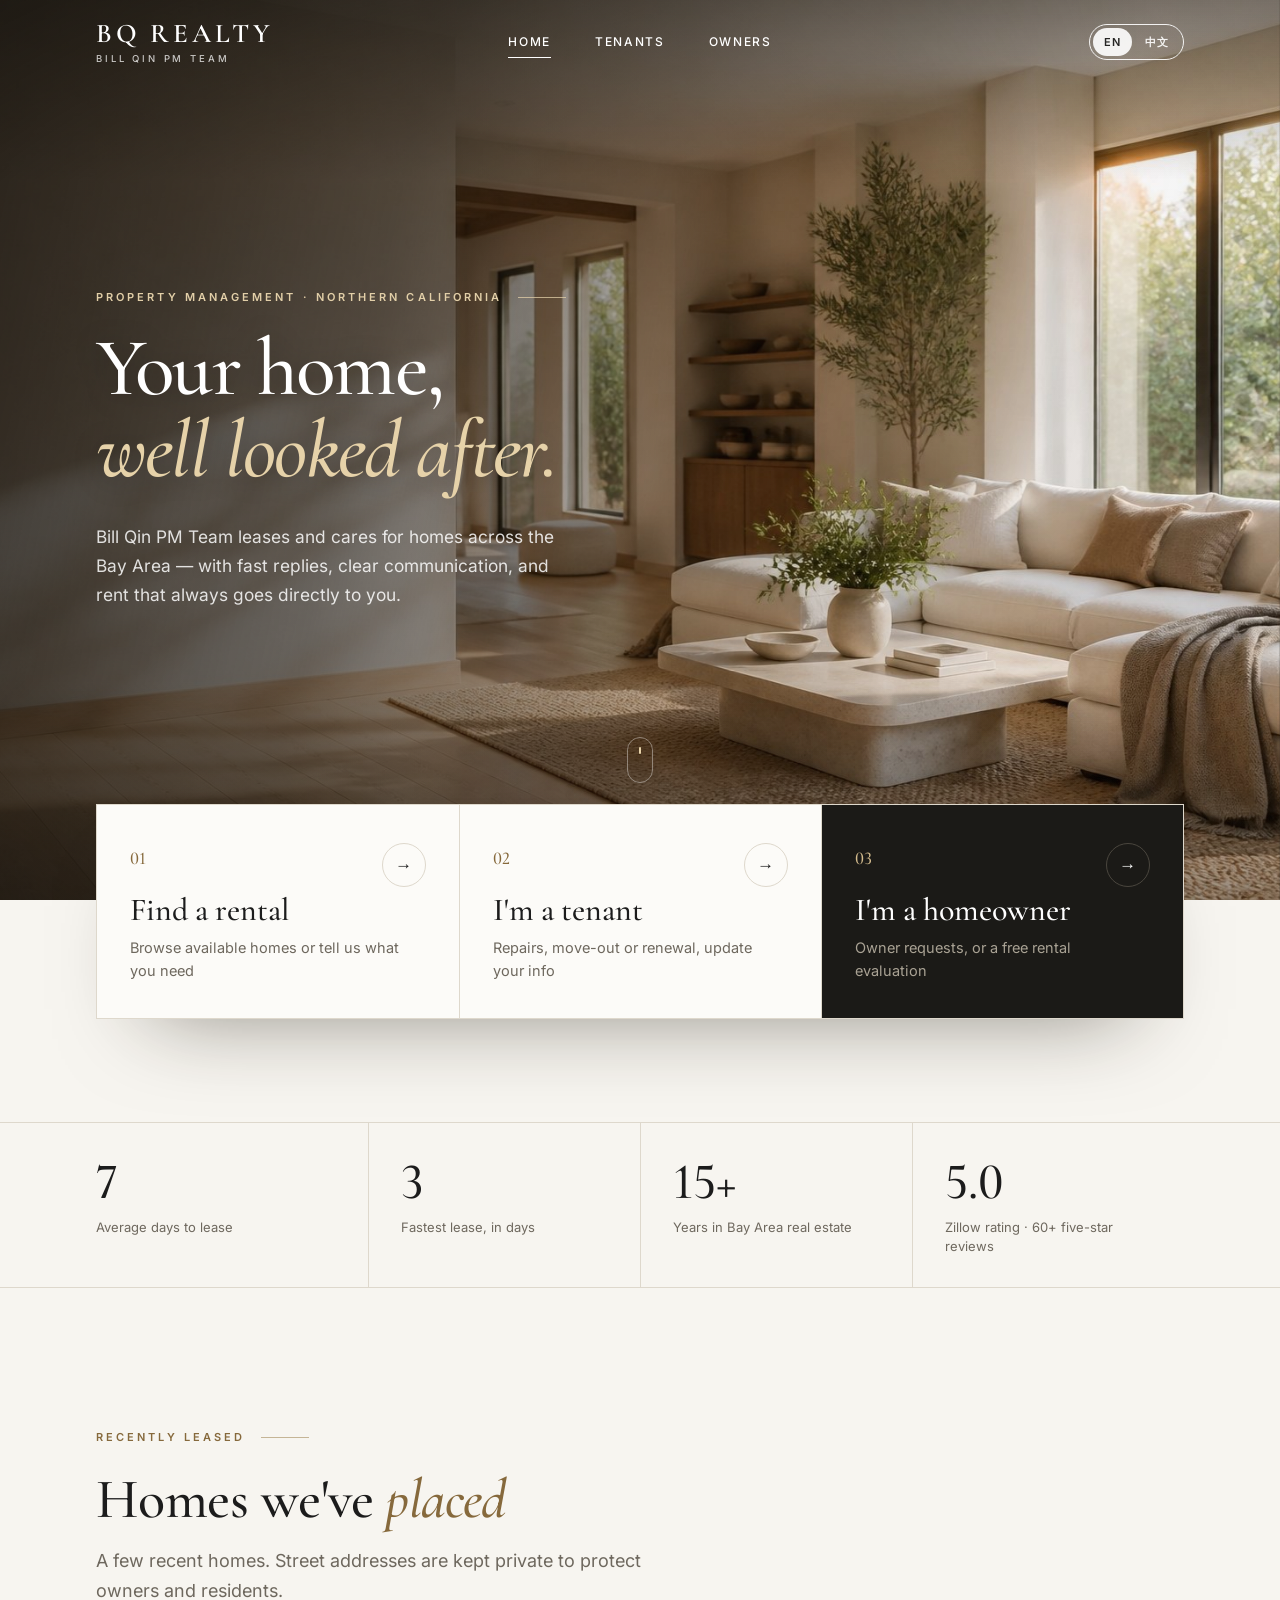
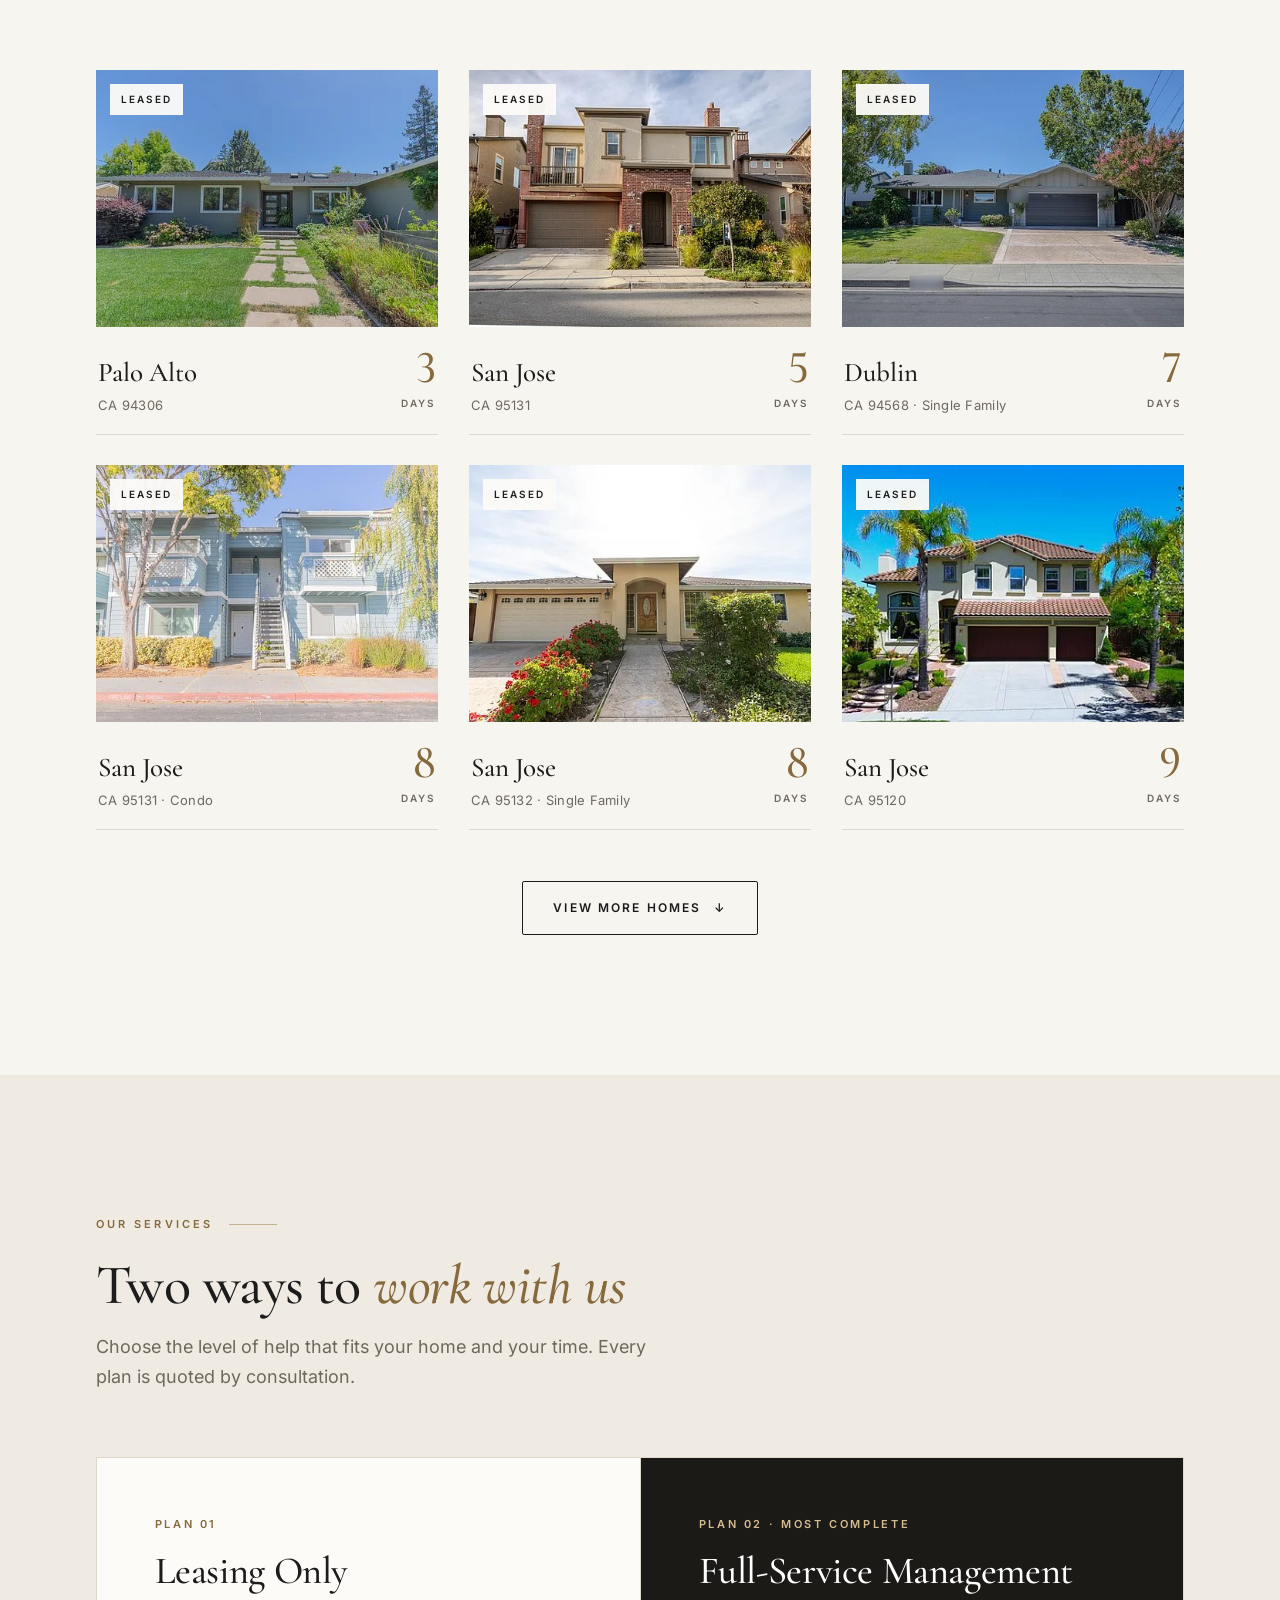
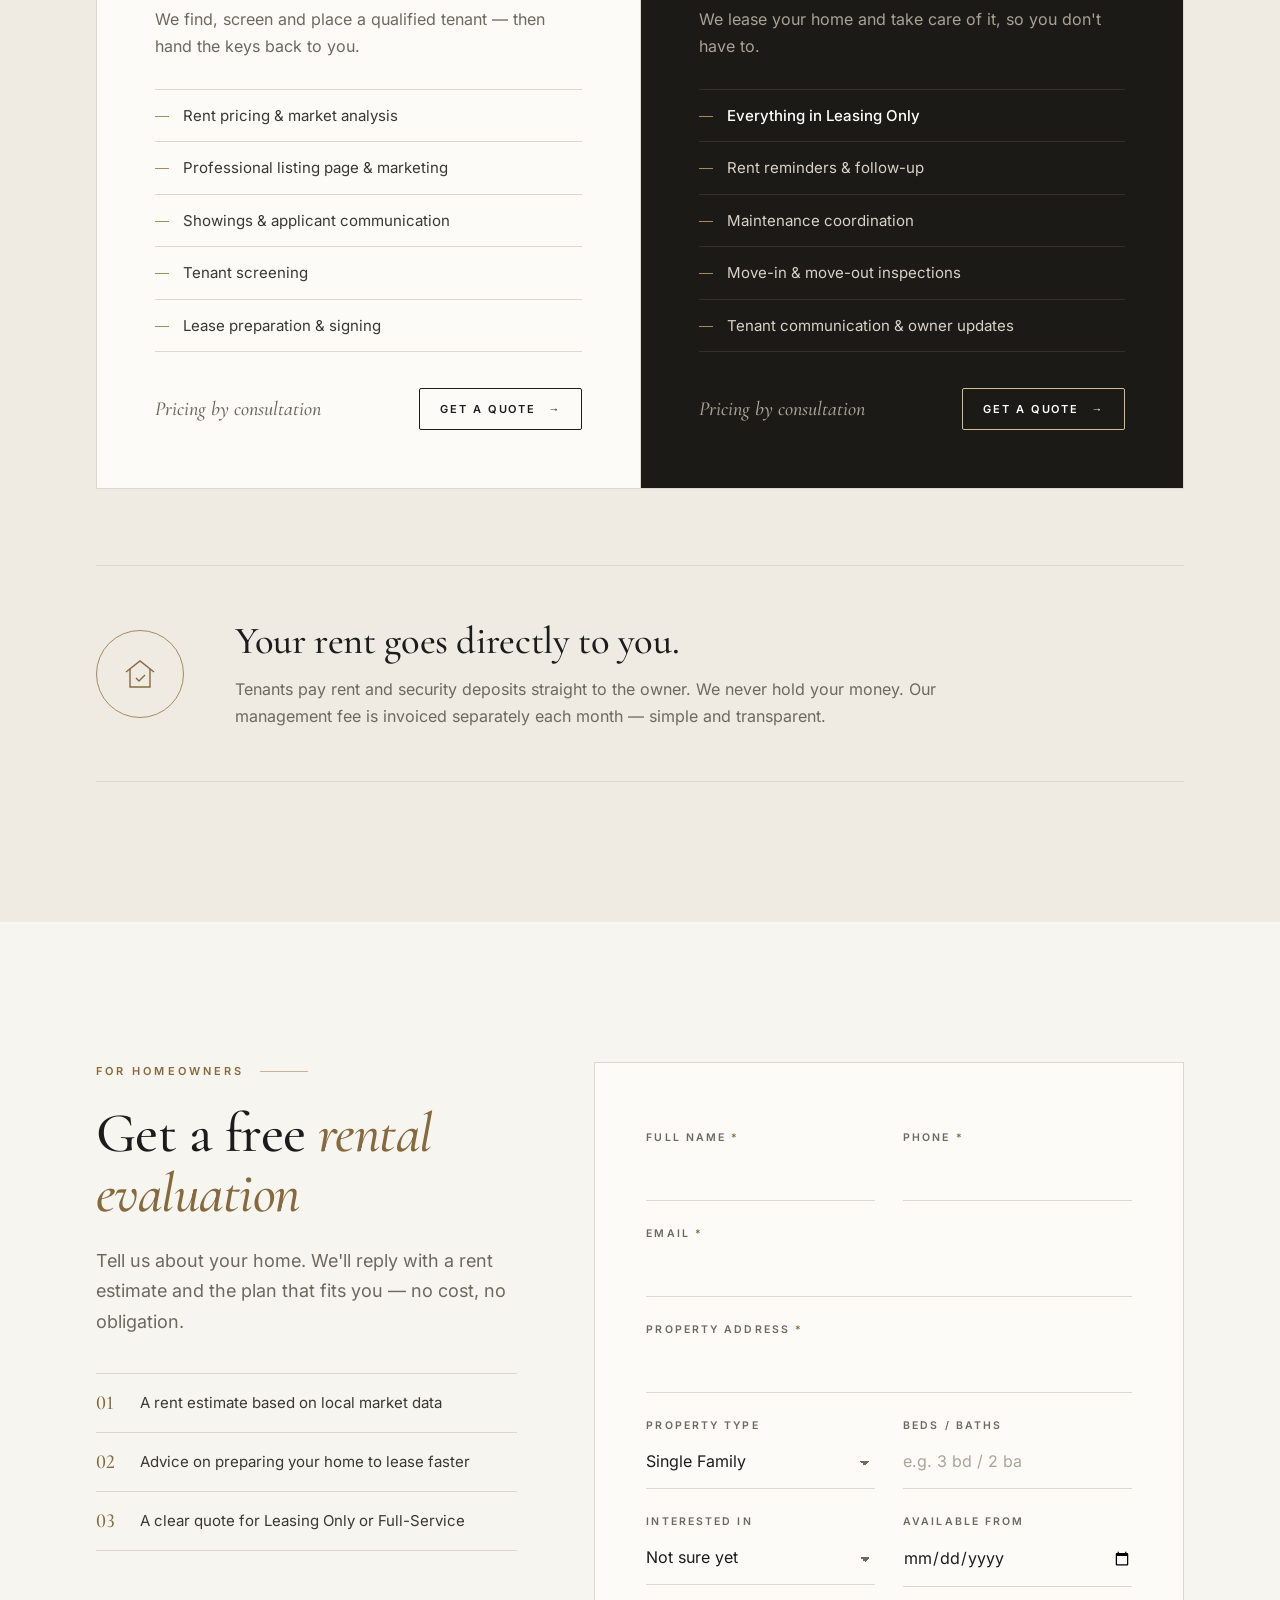
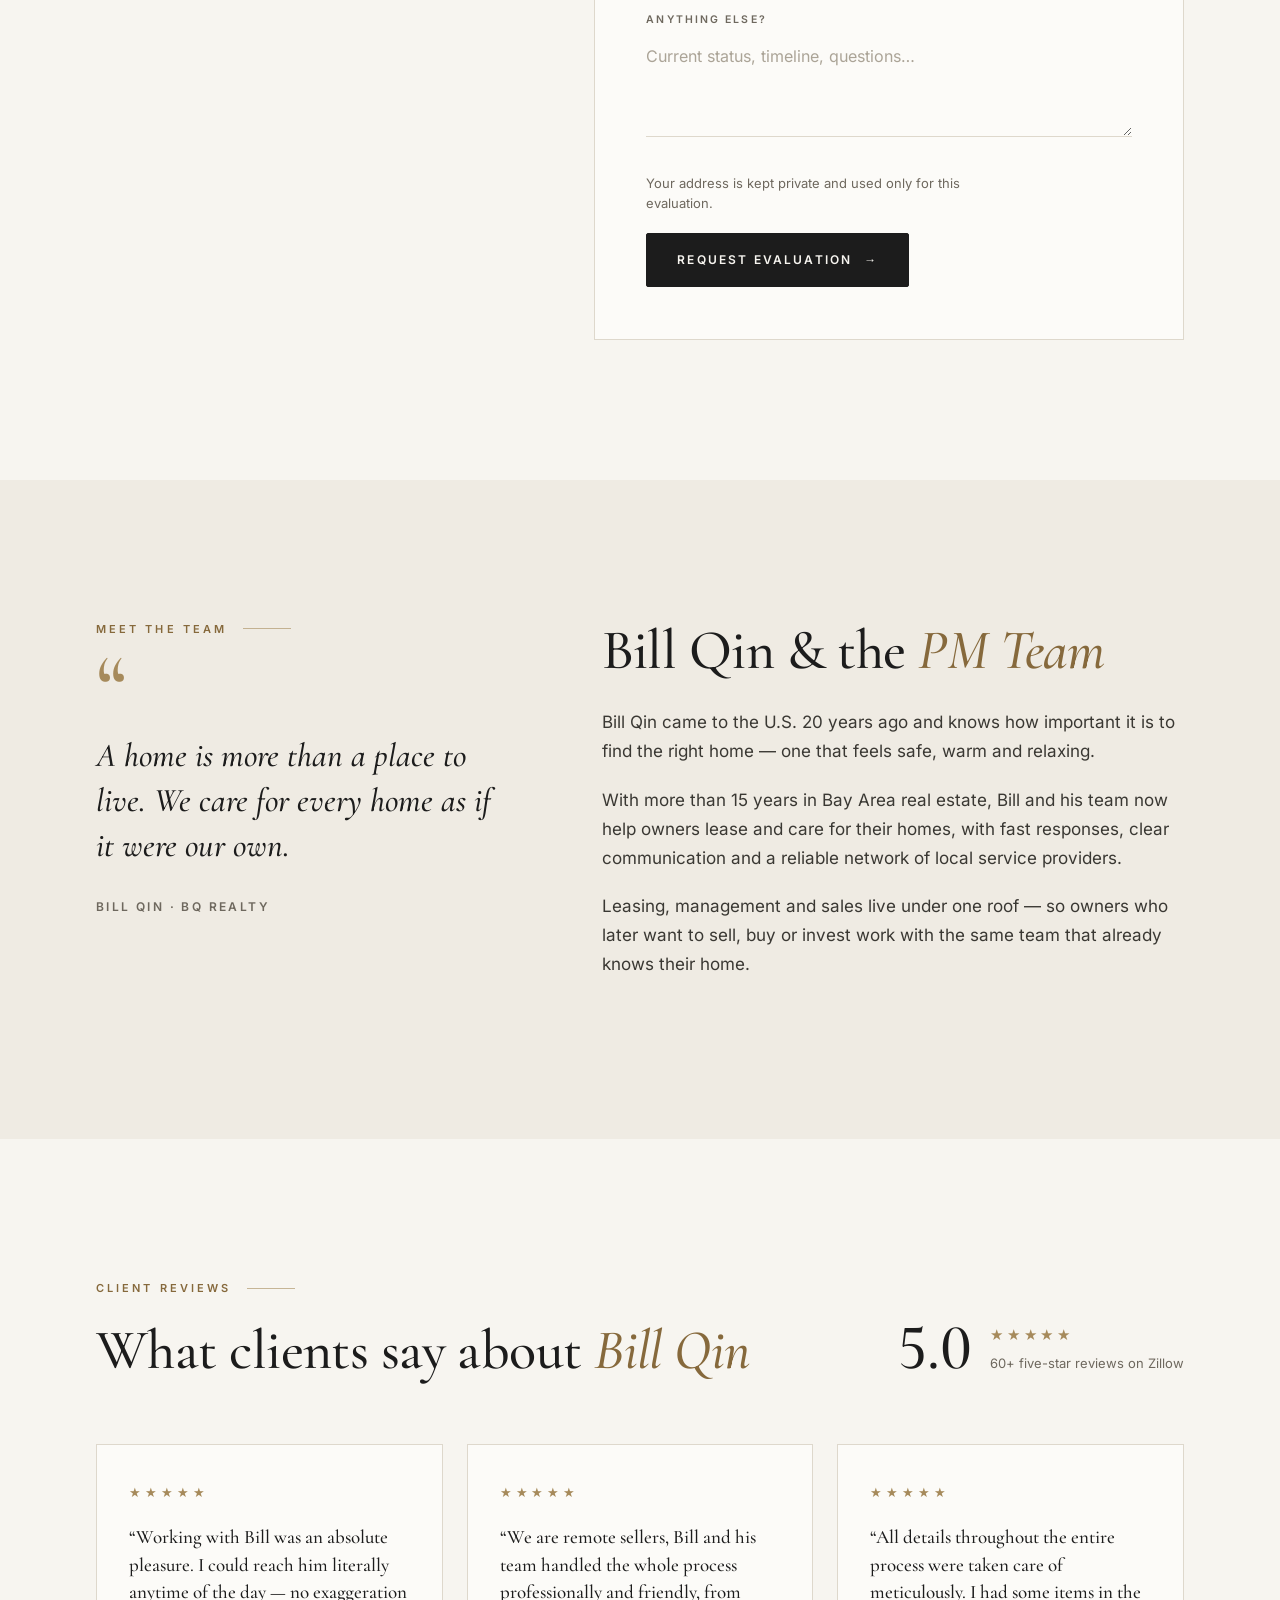
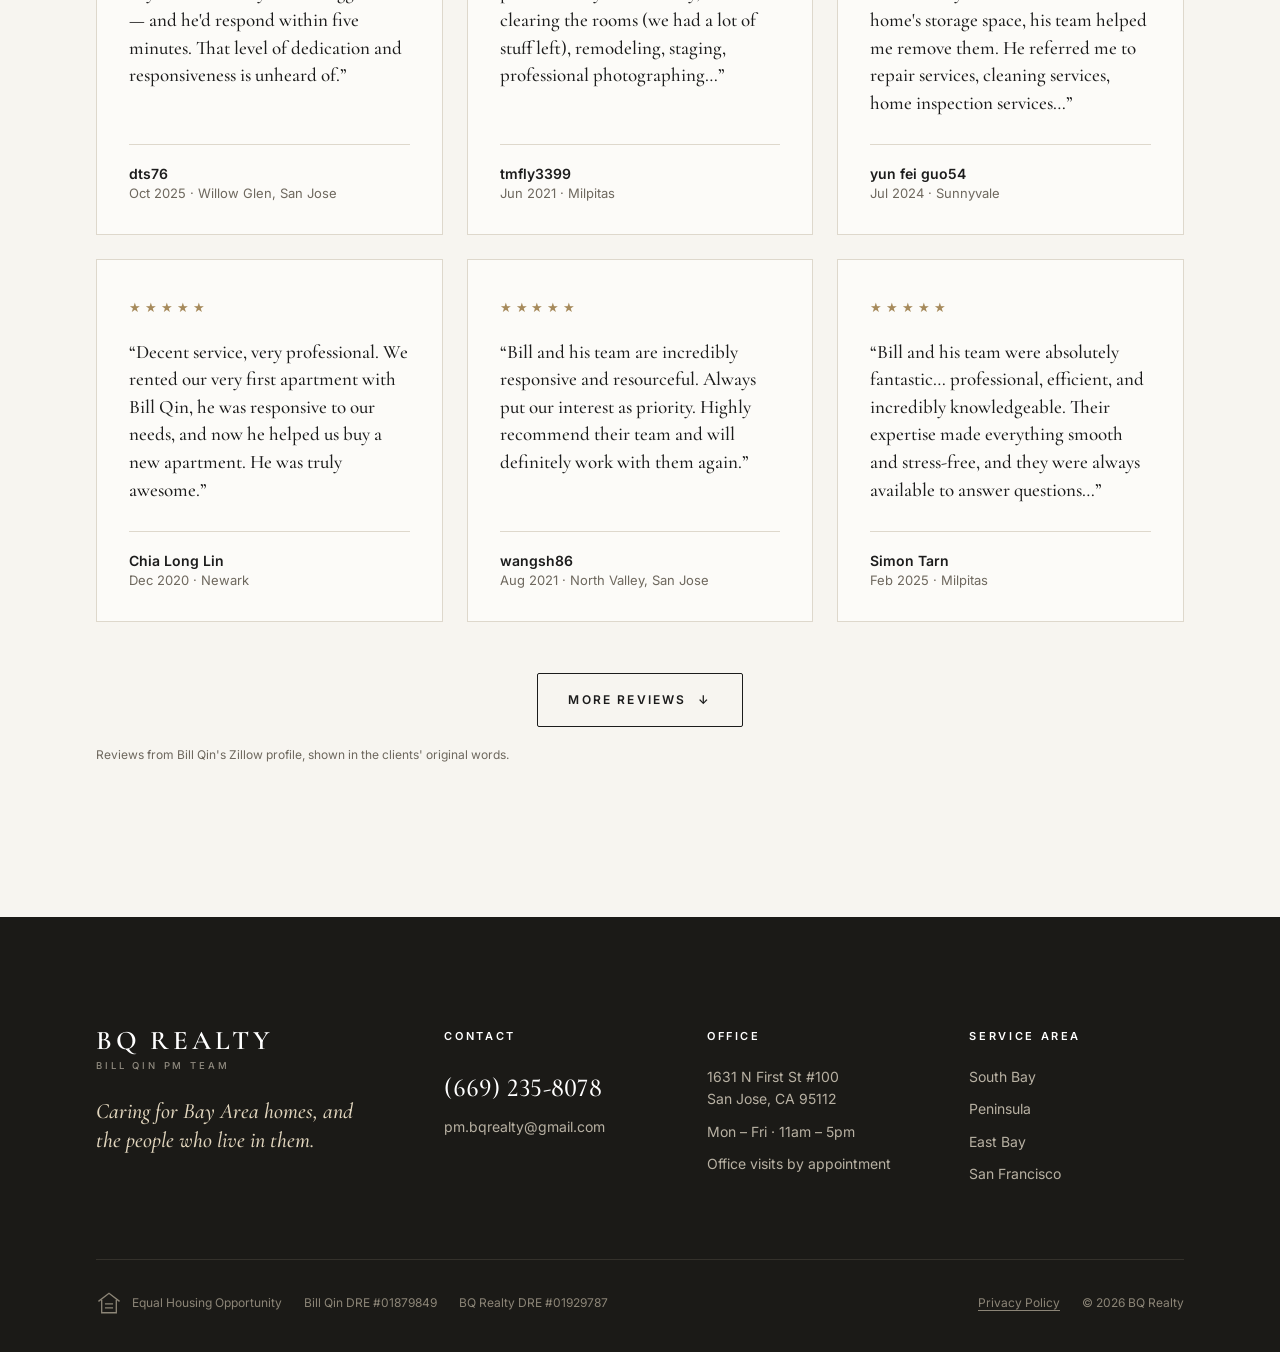
<file: index.html>
<!doctype html>
<html lang="en">
<head>
<meta charset="utf-8">
<meta name="viewport" content="width=device-width, initial-scale=1">
<title>Bill Qin PM Team · BQ Realty — Bay Area Property Management</title>
<meta name="description" content="Leasing and full-service property management for Bay Area homeowners. Bill Qin PM Team at BQ Realty — South Bay, Peninsula, East Bay and San Francisco.">
<meta name="theme-color" content="#F7F5F0">
<link rel="icon" href="data:image/svg+xml,%3Csvg xmlns='http://www.w3.org/2000/svg' viewBox='0 0 64 64'%3E%3Crect width='64' height='64' fill='%231C1C1C'/%3E%3Ctext x='32' y='42' font-family='Georgia,serif' font-size='28' fill='%23D4BC8E' text-anchor='middle' letter-spacing='2'%3EBQ%3C/text%3E%3C/svg%3E">
<link rel="stylesheet" href="assets/css/style.css">
</head>
<body class="home">

<!-- ============ HEADER ============ -->
<header class="header" id="header">
  <div class="wrap header__inner">
    <a href="index.html" class="brand" aria-label="BQ Realty home">
      <span class="brand__name">BQ REALTY</span>
      <span class="brand__sub">Bill Qin PM Team</span>
    </a>
    <nav class="nav" id="nav">
      <a href="index.html" class="is-active" data-i18n="nav.home">Home</a>
      <a href="tenants.html" data-i18n="nav.tenants">Tenants</a>
      <a href="owners.html" data-i18n="nav.owners">Owners</a>
    </nav>
    <div class="lang" role="group" aria-label="Language">
      <button type="button" data-lang="en" class="is-on"><span>EN</span></button>
      <button type="button" data-lang="zh"><span>中文</span></button>
    </div>
  </div>
</header>

<main>

<!-- ============ HERO ============ -->
<section class="hero">
  <div class="hero__media">
    <picture>
      <source media="(max-width: 700px)" srcset="assets/img/hero-sm.jpg">
      <img src="assets/img/hero.jpg" alt="" fetchpriority="high">
    </picture>
  </div>
  <div class="wrap hero__inner">
    <p class="eyebrow reveal" data-i18n="in.eyebrow">Property Management · Northern California</p>
    <h1 class="reveal reveal-d1" data-i18n-html="in.title">Your home,<br><em>well looked after.</em></h1>
    <p class="hero__lead reveal reveal-d2" data-i18n="in.lead">Bill Qin PM Team leases and cares for homes across the Bay Area — with fast replies, clear communication, and rent that always goes directly to you.</p>
  </div>
  <a href="#paths" class="hero__scroll" aria-label="Scroll down"><span></span></a>
</section>

<!-- ============ THREE PATHS ============ -->
<section class="paths-band" id="paths">
  <div class="wrap">
    <div class="paths reveal">
      <a href="#rentals" class="path" id="pathRent">
        <span class="path__n">01</span>
        <span class="path__t" data-i18n="pa.rent">Find a rental</span>
        <span class="path__d" data-i18n="pa.rentD">Browse available homes or tell us what you need</span>
        <span class="path__go">→</span>
      </a>
      <a href="tenants.html" class="path">
        <span class="path__n">02</span>
        <span class="path__t" data-i18n="pa.tenant">I'm a tenant</span>
        <span class="path__d" data-i18n="pa.tenantD">Repairs, move-out or renewal, update your info</span>
        <span class="path__go">→</span>
      </a>
      <a href="owners.html" class="path path--dark">
        <span class="path__n">03</span>
        <span class="path__t" data-i18n="pa.owner">I'm a homeowner</span>
        <span class="path__d" data-i18n="pa.ownerD">Owner requests, or a free rental evaluation</span>
        <span class="path__go">→</span>
      </a>
    </div>
  </div>
</section>

<!-- ============ NUMBERS ============ -->
<section class="numbers">
  <div class="wrap numbers__row">
    <div><strong id="statAvg">7</strong><span data-i18n="nu.avg">Average days to lease</span></div>
    <div><strong id="statFast">3</strong><span data-i18n="nu.fast">Fastest lease, in days</span></div>
    <div><strong>15+</strong><span data-i18n="nu.years">Years in Bay Area real estate</span></div>
    <div><strong>5.0</strong><span data-i18n="nu.rating">Zillow rating · 60+ five-star reviews</span></div>
  </div>
</section>

<!-- ============ AVAILABLE RENTALS (shows only when there are homes) ============ -->
<section class="section" id="rentals" hidden>
  <div class="wrap">
    <div class="section-head">
      <div>
        <p class="eyebrow" data-i18n="rent.eyebrow">Available Now</p>
        <h2 data-i18n-html="rent.title">Homes for <em>lease</em></h2>
      </div>
    </div>
    <div class="grid-listings" id="listingGrid"></div>
  </div>
</section>

<!-- ============ RECENTLY LEASED ============ -->
<section class="section" id="leased">
  <div class="wrap">
    <div class="section-head">
      <div>
        <p class="eyebrow reveal" data-i18n="ls.eyebrow">Recently Leased</p>
        <h2 class="reveal reveal-d1" data-i18n-html="ls.title">Homes we've <em>placed</em></h2>
        <p class="lead reveal reveal-d2" data-i18n="ls.lead">A few recent homes. Street addresses are kept private to protect owners and residents.</p>
      </div>
    </div>
    <div class="leased-grid" id="leasedGrid"></div>
    <div class="more-wrap"><button type="button" class="btn" id="leasedMore" hidden><span data-i18n="ls.more">View more homes</span> <span class="arrow">↓</span></button></div>
  </div>
</section>

<!-- ============ SERVICES ============ -->
<section class="section section--alt" id="services">
  <div class="wrap">
    <div class="section-head">
      <div>
        <p class="eyebrow reveal" data-i18n="svc.eyebrow">Our Services</p>
        <h2 class="reveal reveal-d1" data-i18n-html="svc.title">Two ways to <em>work with us</em></h2>
        <p class="lead reveal reveal-d2" data-i18n="svc.lead">Choose the level of help that fits your home and your time. Every plan is quoted by consultation.</p>
      </div>
    </div>

    <div class="plans reveal">
      <div class="plan">
        <span class="plan__tag" data-i18n="svc.p1tag">Plan 01</span>
        <h3 data-i18n="svc.p1">Leasing Only</h3>
        <p data-i18n="svc.p1d">We find, screen and place a qualified tenant — then hand the keys back to you.</p>
        <ul>
          <li data-i18n="svc.p1a">Rent pricing &amp; market analysis</li>
          <li data-i18n="svc.p1b">Professional listing page &amp; marketing</li>
          <li data-i18n="svc.p1c">Showings &amp; applicant communication</li>
          <li data-i18n="svc.p1d2">Tenant screening</li>
          <li data-i18n="svc.p1e">Lease preparation &amp; signing</li>
        </ul>
        <div class="plan__price">
          <span data-i18n="svc.quote">Pricing by consultation</span>
          <a href="#evaluation" class="btn btn--sm"><span data-i18n="svc.cta">Get a Quote</span> <span class="arrow">→</span></a>
        </div>
      </div>
      <div class="plan plan--featured">
        <span class="plan__tag" data-i18n="svc.p2tag">Plan 02 · Most complete</span>
        <h3 data-i18n="svc.p2">Full-Service Management</h3>
        <p data-i18n="svc.p2d">We lease your home and take care of it, so you don't have to.</p>
        <ul>
          <li class="is-strong" data-i18n="svc.p2a">Everything in Leasing Only</li>
          <li data-i18n="svc.p2b">Rent reminders &amp; follow-up</li>
          <li data-i18n="svc.p2c">Maintenance coordination</li>
          <li data-i18n="svc.p2d2">Move-in &amp; move-out inspections</li>
          <li data-i18n="svc.p2e">Tenant communication &amp; owner updates</li>
        </ul>
        <div class="plan__price">
          <span data-i18n="svc.quote">Pricing by consultation</span>
          <a href="#evaluation" class="btn btn--sm"><span data-i18n="svc.cta">Get a Quote</span> <span class="arrow">→</span></a>
        </div>
      </div>
    </div>

    <div class="promise reveal">
      <div class="promise__icon">
        <svg viewBox="0 0 40 40" fill="none" stroke="currentColor" stroke-width="1.4"><path d="M6 18L20 7l14 11"/><path d="M10 15v18h20V15"/><path d="M16 24l3 3 6-6"/></svg>
      </div>
      <div>
        <h3 data-i18n="svc.promT">Your rent goes directly to you.</h3>
        <p data-i18n="svc.promP">Tenants pay rent and security deposits straight to the owner. We never hold your money. Our management fee is invoiced separately each month — simple and transparent.</p>
      </div>
    </div>
  </div>
</section>

<!-- ============ FREE EVALUATION ============ -->
<section class="section" id="evaluation">
  <div class="wrap split">
    <div class="split__aside">
      <p class="eyebrow reveal" data-i18n="ev.eyebrow">For Homeowners</p>
      <h2 class="reveal reveal-d1" data-i18n-html="ev.title">Get a free <em>rental evaluation</em></h2>
      <p class="lead reveal reveal-d2" data-i18n="ev.lead">Tell us about your home. We'll reply with a rent estimate and the plan that fits you — no cost, no obligation.</p>
      <ul class="checks reveal reveal-d3">
        <li><b>01</b><span data-i18n="ev.c1">A rent estimate based on local market data</span></li>
        <li><b>02</b><span data-i18n="ev.c2">Advice on preparing your home to lease faster</span></li>
        <li><b>03</b><span data-i18n="ev.c3">A clear quote for Leasing Only or Full-Service</span></li>
      </ul>
    </div>

    <form class="form reveal" data-form="evaluation" novalidate>
      <input type="text" name="website" class="hp" tabindex="-1" autocomplete="off" aria-hidden="true">
      <div class="form__grid">
        <div class="field"><label data-i18n-html="f.name">Full Name <i>*</i></label><input name="name" required autocomplete="name"></div>
        <div class="field"><label data-i18n-html="f.phone">Phone <i>*</i></label><input name="phone" type="tel" required autocomplete="tel"></div>
        <div class="field field--full"><label data-i18n-html="f.email">Email <i>*</i></label><input name="email" type="email" required autocomplete="email"></div>
        <div class="field field--full"><label data-i18n-html="f.address">Property Address <i>*</i></label><input name="address" required autocomplete="street-address"></div>
        <div class="field"><label data-i18n="f.ptype">Property Type</label>
          <select name="property_type">
            <option value="Single Family" data-i18n="f.sfh">Single Family</option>
            <option value="Townhouse" data-i18n="f.th">Townhouse</option>
            <option value="Condo" data-i18n="f.condo">Condo</option>
            <option value="Apartment / Multi-unit" data-i18n="f.apt">Apartment / Multi-unit</option>
            <option value="Other" data-i18n="f.other">Other</option>
          </select></div>
        <div class="field"><label data-i18n="f.bedbath">Beds / Baths</label><input name="beds_baths" data-i18n-ph="f.bedbathPh" placeholder="e.g. 3 bd / 2 ba"></div>
        <div class="field"><label data-i18n="f.plan">Interested In</label>
          <select name="plan">
            <option value="Not sure yet" data-i18n="f.notsure">Not sure yet</option>
            <option value="Leasing Only" data-i18n="svc.p1">Leasing Only</option>
            <option value="Full-Service Management" data-i18n="svc.p2">Full-Service Management</option>
          </select></div>
        <div class="field"><label data-i18n="f.avail">Available From</label><input name="available_date" type="date"></div>
        <div class="field field--full"><label data-i18n="f.msg">Anything else?</label><textarea name="message" rows="3" data-i18n-ph="f.msgPh" placeholder="Current status, timeline, questions…"></textarea></div>
      </div>
      <div class="form__foot">
        <p class="form__note" data-i18n="ev.note">Your address is kept private and used only for this evaluation.</p>
        <button type="submit" class="btn btn--solid"><span data-i18n="ev.btn">Request Evaluation</span> <span class="arrow">→</span></button>
      </div>
      <div class="form__msg" role="status"></div>
    </form>
  </div>
</section>

<!-- ============ ABOUT ============ -->
<section class="section section--alt" id="about">
  <div class="wrap about">
    <div>
      <p class="eyebrow reveal" data-i18n="ab.eyebrow">Meet the Team</p>
      <blockquote class="about__quote reveal reveal-d1" data-i18n="ab.quote">A home is more than a place to live. We care for every home as if it were our own.</blockquote>
      <div class="about__sign reveal reveal-d2">Bill Qin · BQ Realty</div>
    </div>
    <div class="about__body">
      <h2 class="reveal" data-i18n-html="ab.title">Bill Qin &amp; the <em>PM Team</em></h2>
      <p class="reveal reveal-d1" style="margin-top:28px" data-i18n="ab.p1">Bill Qin came to the U.S. 20 years ago and knows how important it is to find the right home — one that feels safe, warm and relaxing.</p>
      <p class="reveal reveal-d2" data-i18n="ab.p2">With more than 15 years in Bay Area real estate, Bill and his team now help owners lease and care for their homes, with fast responses, clear communication and a reliable network of local service providers.</p>
      <p class="reveal reveal-d3" data-i18n="ab.p3">Leasing, management and sales live under one roof — so owners who later want to sell, buy or invest work with the same team that already knows their home.</p>
    </div>
  </div>
</section>

<!-- ============ REVIEWS ============ -->
<section class="section" id="reviews">
  <div class="wrap">
    <div class="section-head">
      <div>
        <p class="eyebrow reveal" data-i18n="rv.eyebrow">Client Reviews</p>
        <h2 class="reveal reveal-d1" data-i18n-html="rv.title">What clients say about <em>Bill Qin</em></h2>
      </div>
      <div class="rating reveal">
        <strong>5.0</strong>
        <div><span class="rating__stars">★★★★★</span><span data-i18n="rv.count">60+ five-star reviews on Zillow</span></div>
      </div>
    </div>

    <div class="review-grid" id="reviewGrid">
      <article class="review"><div class="review__stars">★★★★★</div><blockquote>“Working with Bill was an absolute pleasure. I could reach him literally anytime of the day — no exaggeration — and he'd respond within five minutes. That level of dedication and responsiveness is unheard of.”</blockquote><footer><b>dts76</b>Oct 2025 · Willow Glen, San Jose</footer></article>
      <article class="review"><div class="review__stars">★★★★★</div><blockquote>“We are remote sellers, Bill and his team handled the whole process professionally and friendly, from clearing the rooms (we had a lot of stuff left), remodeling, staging, professional photographing…”</blockquote><footer><b>tmfly3399</b>Jun 2021 · Milpitas</footer></article>
      <article class="review"><div class="review__stars">★★★★★</div><blockquote>“All details throughout the entire process were taken care of meticulously. I had some items in the home's storage space, his team helped me remove them. He referred me to repair services, cleaning services, home inspection services…”</blockquote><footer><b>yun fei guo54</b>Jul 2024 · Sunnyvale</footer></article>
      <article class="review"><div class="review__stars">★★★★★</div><blockquote>“Decent service, very professional. We rented our very first apartment with Bill Qin, he was responsive to our needs, and now he helped us buy a new apartment. He was truly awesome.”</blockquote><footer><b>Chia Long Lin</b>Dec 2020 · Newark</footer></article>
      <article class="review"><div class="review__stars">★★★★★</div><blockquote>“Bill and his team are incredibly responsive and resourceful. Always put our interest as priority. Highly recommend their team and will definitely work with them again.”</blockquote><footer><b>wangsh86</b>Aug 2021 · North Valley, San Jose</footer></article>
      <article class="review"><div class="review__stars">★★★★★</div><blockquote>“Bill and his team were absolutely fantastic… professional, efficient, and incredibly knowledgeable. Their expertise made everything smooth and stress-free, and they were always available to answer questions…”</blockquote><footer><b>Simon Tarn</b>Feb 2025 · Milpitas</footer></article>
      <article class="review" data-extra><div class="review__stars">★★★★★</div><blockquote>“Bill is knowledgeable about the local market, responsive, and easy to communicate with throughout the entire process.”</blockquote><footer><b>YihengWang5</b>Aug 2026 · Sunnyvale</footer></article>
      <article class="review" data-extra><div class="review__stars">★★★★★</div><blockquote>“Bill and his team demonstrated exceptional efficiency and expertise, completing the entire process in under a month (from staging to close). They handled every detail…”</blockquote><footer><b>MutianWang</b>Mar 2025 · North Valley, San Jose</footer></article>
      <article class="review" data-extra><div class="review__stars">★★★★★</div><blockquote>“It has been great to work with Bill's team. Everyone was very nice and responded quickly to all of our communications.”</blockquote><footer><b>Jinmei Zhang</b>Aug 2021 · Walnut Creek</footer></article>
      <article class="review" data-extra><div class="review__stars">★★★★★</div><blockquote>“They have done pretty good job to manage the whole process from pre-sell preparation, cleaning and repair, remodeling, listing and document processing. Team is easy to communicate and nice…”</blockquote><footer><b>shakeyevent</b>Jul 2021 · Dublin</footer></article>
      <article class="review" data-extra><div class="review__stars">★★★★★</div><blockquote>“Bill and his team have done an extremely impressive job… They are very responsive, work day and night…”</blockquote><footer><b>jin16141</b>Aug 2026 · East Foothills, San Jose</footer></article>
      <article class="review" data-extra><div class="review__stars">★★★★★</div><blockquote>“Bill is professional and responsive. The closing process had some difficulty at loan but Bill was able to successfully deal with it on my behalf.”</blockquote><footer><b>Tao Jiang</b>Aug 2025 · North Valley, San Jose</footer></article>
    </div>
    <div class="more-wrap"><button type="button" class="btn" id="reviewMore"><span data-i18n="rv.more">More reviews</span> <span class="arrow">↓</span></button></div>
    <p class="reviews__src" data-i18n="rv.src">Reviews from Bill Qin's Zillow profile, shown in the clients' original words.</p>
  </div>
</section>

</main>

<!-- ============ FOOTER ============ -->
<footer class="footer" id="contact">
  <div class="wrap">
    <div class="footer__top">
      <div>
        <a href="index.html" class="brand"><span class="brand__name">BQ REALTY</span><span class="brand__sub">Bill Qin PM Team</span></a>
        <p class="footer__tag" data-i18n="ft.tag">Caring for Bay Area homes, and the people who live in them.</p>
      </div>
      <div>
        <h4 data-i18n="ft.contact">Contact</h4>
        <a class="footer__big" href="tel:+16692358078">(669) 235-8078</a>
        <ul><li><a href="mailto:pm.bqrealty@gmail.com">pm.bqrealty@gmail.com</a></li></ul>
      </div>
      <div>
        <h4 data-i18n="ft.office">Office</h4>
        <ul>
          <li>1631 N First St #100<br>San Jose, CA 95112</li>
          <li data-i18n="ft.hours">Mon – Fri · 11am – 5pm</li>
          <li data-i18n="ft.appt">Office visits by appointment</li>
        </ul>
      </div>
      <div>
        <h4 data-i18n="ft.area">Service Area</h4>
        <ul>
          <li data-i18n="ft.a1">South Bay</li><li data-i18n="ft.a2">Peninsula</li><li data-i18n="ft.a3">East Bay</li><li data-i18n="ft.a4">San Francisco</li>
        </ul>
      </div>
    </div>
    <div class="footer__bottom">
      <div class="footer__legal">
        <span class="eho">
          <svg viewBox="0 0 32 32" fill="none" stroke="currentColor" stroke-width="1.6" aria-hidden="true"><path d="M3 14L16 4l13 10"/><path d="M7 12v16h18V12"/><path d="M11 17h10M11 22h10"/></svg>
          <span data-i18n="ft.eho">Equal Housing Opportunity</span>
        </span>
        <span>Bill Qin DRE #01879849</span>
        <span>BQ Realty DRE #01929787</span>
      </div>
      <div class="footer__legal">
        <button class="textbtn" type="button" data-open="privacyModal" data-i18n="ft.privacy">Privacy Policy</button>
        <span>© <span id="year">2026</span> BQ Realty</span>
      </div>
    </div>
  </div>
</footer>

<!-- ============ INQUIRY MODAL ============ -->
<div class="modal" id="inquiryModal" aria-hidden="true">
  <div class="modal__bg" data-close></div>
  <div class="modal__panel" role="dialog" aria-modal="true" aria-labelledby="inqTitle">
    <button class="modal__close" type="button" data-close aria-label="Close">×</button>
    <p class="eyebrow" data-i18n="iq.eyebrow">Showing Inquiry</p>
    <h2 id="inqTitle" style="font-size:clamp(32px,4vw,44px)" data-i18n="iq.title">Schedule a showing</h2>
    <p class="modal__home" id="inqHome"></p>
    <form class="form" data-form="showing" novalidate>
      <input type="text" name="website" class="hp" tabindex="-1" autocomplete="off" aria-hidden="true">
      <input type="hidden" name="listing_id">
      <input type="hidden" name="listing_label">
      <div class="form__grid">
        <div class="field"><label data-i18n-html="f.name">Full Name <i>*</i></label><input name="name" required autocomplete="name"></div>
        <div class="field"><label data-i18n-html="f.phone">Phone <i>*</i></label><input name="phone" type="tel" required autocomplete="tel"></div>
        <div class="field field--full"><label data-i18n-html="f.email">Email <i>*</i></label><input name="email" type="email" required autocomplete="email"></div>
        <div class="field"><label data-i18n="iq.movein">Move-in Date</label><input name="move_in" type="date"></div>
        <div class="field"><label data-i18n="iq.people">Number of Occupants</label><input name="occupants" type="number" min="1" inputmode="numeric"></div>
        <div class="field"><label data-i18n="iq.pets">Pets</label>
          <select name="pets">
            <option value="None" data-i18n="iq.none">None</option>
            <option value="Cat" data-i18n="iq.cat">Cat</option>
            <option value="Dog" data-i18n="iq.dog">Dog</option>
            <option value="Other" data-i18n="f.other">Other</option>
          </select></div>
        <div class="field"><label data-i18n="iq.times">Preferred Showing Times</label><input name="showing_times" data-i18n-ph="iq.timesPh" placeholder="e.g. weekday evenings"></div>
        <div class="field field--full"><label data-i18n="f.msg">Anything else?</label><textarea name="message" rows="3"></textarea></div>
      </div>
      <div class="form__foot">
        <p class="form__note" data-i18n="iq.note">We usually reply within 1 business day.</p>
        <button type="submit" class="btn btn--solid"><span data-i18n="iq.btn">Send Inquiry</span> <span class="arrow">→</span></button>
      </div>
      <div class="form__msg" role="status"></div>
    </form>
  </div>
</div>

<!-- ============ PRIVACY MODAL ============ -->
<div class="modal" id="privacyModal" aria-hidden="true">
  <div class="modal__bg" data-close></div>
  <div class="modal__panel modal__text" role="dialog" aria-modal="true">
    <button class="modal__close" type="button" data-close aria-label="Close">×</button>
    <p class="eyebrow" data-i18n="pv.eyebrow">Privacy</p>
    <h2 style="font-size:clamp(30px,4vw,40px);margin-bottom:20px" data-i18n="ft.privacy">Privacy Policy</h2>
    <p data-i18n="pv.p1">We collect the information you submit through this website — such as your name, phone, email, property address, messages and photos — only to respond to your request and to provide our leasing and management services.</p>
    <p data-i18n="pv.p2">We do not sell your information. It is shared only with the owner, tenant or service provider involved in your request, or when required by law.</p>
    <p data-i18n="pv.p3">To ask about, update or delete your information, contact us at pm.bqrealty@gmail.com or (669) 235-8078.</p>
  </div>
</div>

<script src="assets/js/config.js"></script>
<script src="assets/js/i18n.js"></script>
<script src="assets/js/main.js"></script>
</body>
</html>
</file>
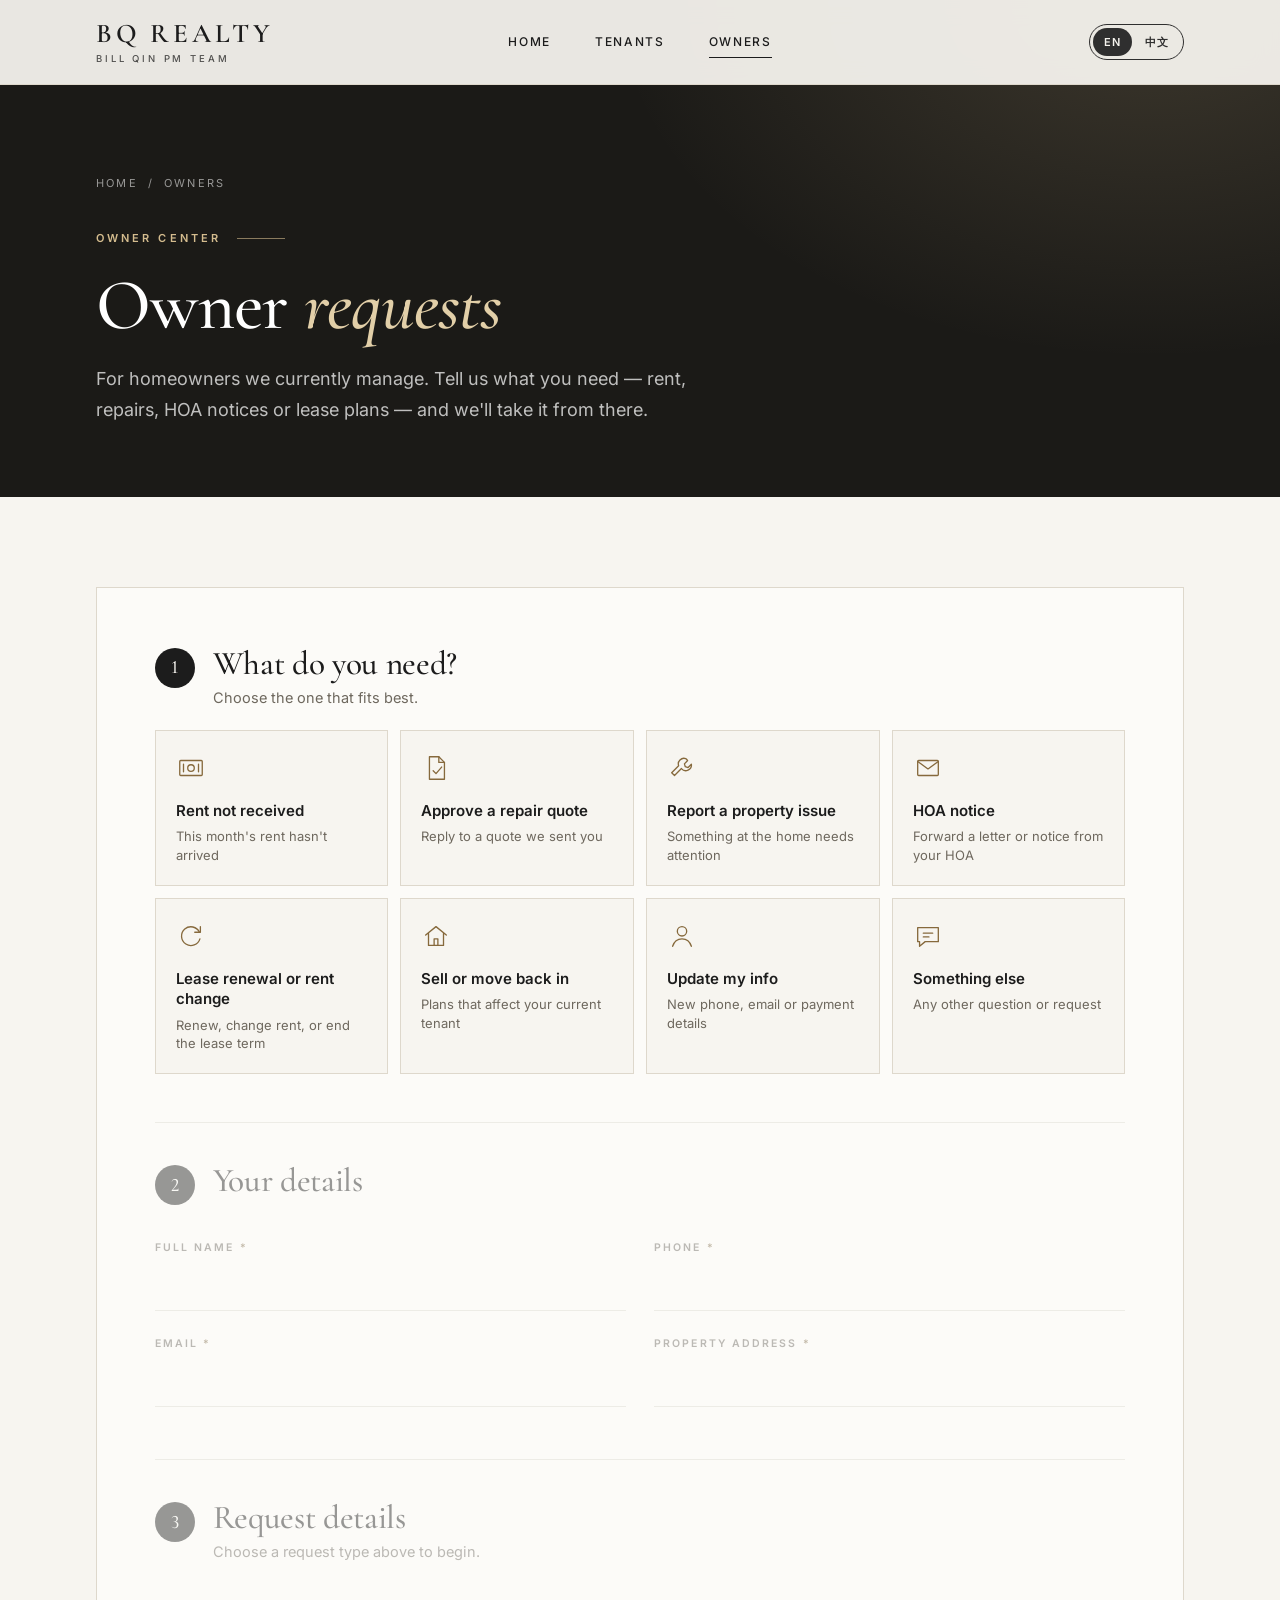
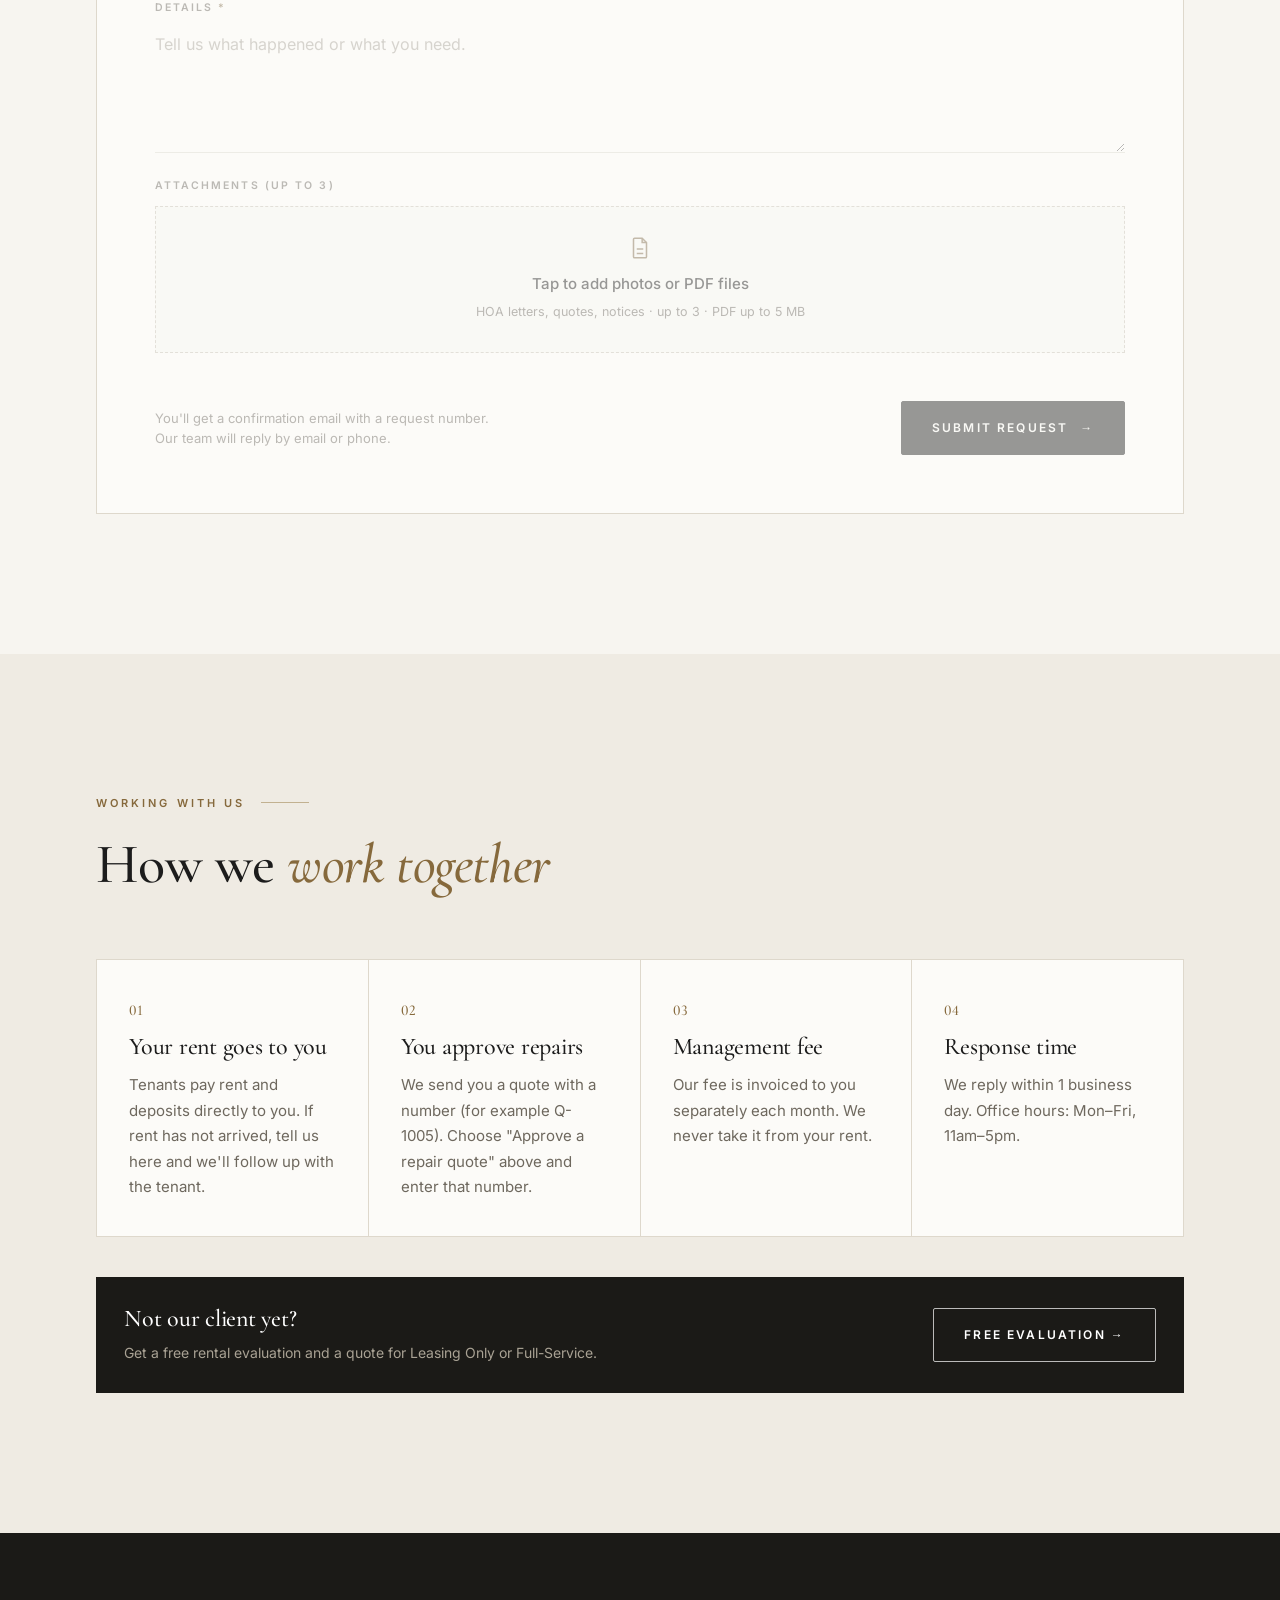
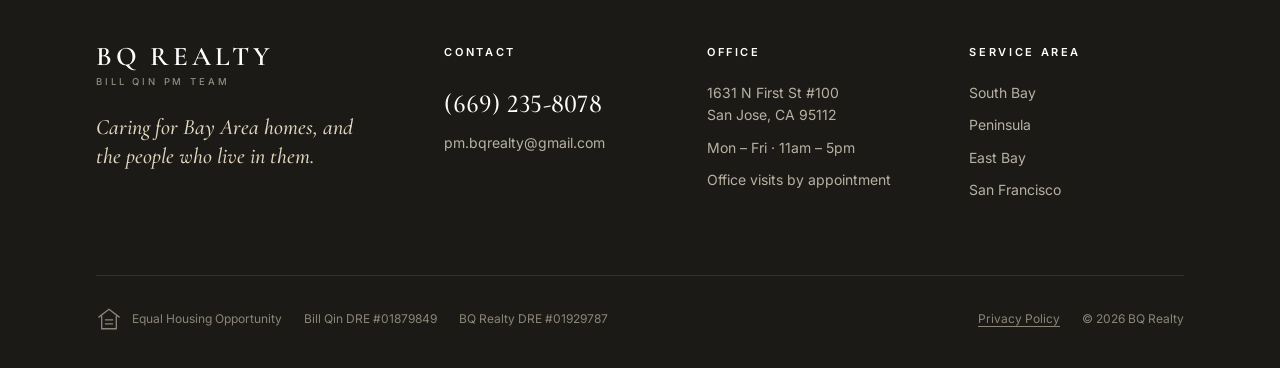
<file: owners.html>
<!doctype html>
<html lang="en">
<head>
<meta charset="utf-8">
<meta name="viewport" content="width=device-width, initial-scale=1">
<title>Owner Requests · Bill Qin PM Team · BQ Realty</title>
<meta name="description" content="For homeowners managed by the Bill Qin PM Team at BQ Realty: report unpaid rent, approve a repair quote, share an HOA notice and more.">
<meta name="theme-color" content="#1B1A17">
<link rel="icon" href="data:image/svg+xml,%3Csvg xmlns='http://www.w3.org/2000/svg' viewBox='0 0 64 64'%3E%3Crect width='64' height='64' fill='%231C1C1C'/%3E%3Ctext x='32' y='42' font-family='Georgia,serif' font-size='28' fill='%23D4BC8E' text-anchor='middle' letter-spacing='2'%3EBQ%3C/text%3E%3C/svg%3E">
<link rel="stylesheet" href="assets/css/style.css">
</head>
<body>

<header class="header header--static" id="header">
  <div class="wrap header__inner">
    <a href="index.html" class="brand" aria-label="BQ Realty home">
      <span class="brand__name">BQ REALTY</span>
      <span class="brand__sub">Bill Qin PM Team</span>
    </a>
    <nav class="nav" id="nav">
      <a href="index.html" data-i18n="nav.home">Home</a>
      <a href="tenants.html" data-i18n="nav.tenants">Tenants</a>
      <a href="owners.html" class="is-active" data-i18n="nav.owners">Owners</a>
    </nav>
    <div class="lang" role="group" aria-label="Language">
      <button type="button" data-lang="en" class="is-on"><span>EN</span></button>
      <button type="button" data-lang="zh"><span>中文</span></button>
    </div>
  </div>
</header>

<main>
<section class="page-hero">
  <div class="wrap">
    <div class="crumb"><a href="index.html" data-i18n="cr.home">Home</a><span>/</span><span data-i18n="nav.owners">Owners</span></div>
    <p class="eyebrow" data-i18n="ow.eyebrow">Owner Center</p>
    <h1 data-i18n-html="ow.title">Owner <em>requests</em></h1>
    <p class="lead" data-i18n="ow.lead">For homeowners we currently manage. Tell us what you need — rent, repairs, HOA notices or lease plans — and we'll take it from there.</p>
  </div>
</section>

<section class="section" style="padding-top:clamp(56px,7vw,96px)">
  <div class="wrap">
    <form class="form form--owner" data-form="owner" novalidate>
      <input type="text" name="website" class="hp" tabindex="-1" autocomplete="off" aria-hidden="true">

      <!-- STEP 1 -->
      <div class="step-head"><b>1</b><div><h2 data-i18n="ow.s1">What do you need?</h2><p data-i18n="ow.s1p">Choose the one that fits best.</p></div></div>
      <div class="types" role="radiogroup">
        <label class="type"><input type="radio" name="request_type" value="Rent not received" required>
          <span class="type__box"><svg viewBox="0 0 32 32"><rect x="4" y="8" width="24" height="16" rx="1"/><circle cx="16" cy="16" r="3.5"/><path d="M8 12v8M24 12v8"/></svg>
          <strong data-i18n="ow.r1">Rent not received</strong><small data-i18n="ow.r1d">This month's rent hasn't arrived</small></span></label>
        <label class="type"><input type="radio" name="request_type" value="Repair quote approval">
          <span class="type__box"><svg viewBox="0 0 32 32"><path d="M9 4h10l6 6v18H9z"/><path d="M19 4v6h6M13 19l3 3 6-7"/></svg>
          <strong data-i18n="ow.r2">Approve a repair quote</strong><small data-i18n="ow.r2d">Reply to a quote we sent you</small></span></label>
        <label class="type"><input type="radio" name="request_type" value="Property issue">
          <span class="type__box"><svg viewBox="0 0 32 32"><path d="M20 6a6 6 0 00-7.6 7.6L5 21l3 3 7.4-7.4A6 6 0 0026 12l-3.5 3.5-3-.9-.9-3L22 8a6 6 0 00-2-2z"/></svg>
          <strong data-i18n="ow.r7">Report a property issue</strong><small data-i18n="ow.r7d">Something at the home needs attention</small></span></label>
        <label class="type"><input type="radio" name="request_type" value="HOA notice / information">
          <span class="type__box"><svg viewBox="0 0 32 32"><rect x="5" y="8" width="22" height="16" rx="1"/><path d="M5 9l11 8 11-8"/></svg>
          <strong data-i18n="ow.r3">HOA notice</strong><small data-i18n="ow.r3d">Forward a letter or notice from your HOA</small></span></label>
        <label class="type"><input type="radio" name="request_type" value="Lease renewal / rent change">
          <span class="type__box"><svg viewBox="0 0 32 32"><path d="M25 12a10 10 0 10.5 7"/><path d="M26 6v6h-6"/></svg>
          <strong data-i18n="ow.r4">Lease renewal or rent change</strong><small data-i18n="ow.r4d">Renew, change rent, or end the lease term</small></span></label>
        <label class="type"><input type="radio" name="request_type" value="Plan to sell or move in">
          <span class="type__box"><svg viewBox="0 0 32 32"><path d="M5 15L16 6l11 9M8 13v13h16V13"/><path d="M14 26v-7h4v7"/></svg>
          <strong data-i18n="ow.r5">Sell or move back in</strong><small data-i18n="ow.r5d">Plans that affect your current tenant</small></span></label>
        <label class="type"><input type="radio" name="request_type" value="Update owner info">
          <span class="type__box"><svg viewBox="0 0 32 32"><circle cx="16" cy="11" r="5"/><path d="M6 27c1.5-5 5.5-8 10-8s8.5 3 10 8"/></svg>
          <strong data-i18n="ow.r6">Update my info</strong><small data-i18n="ow.r6d">New phone, email or payment details</small></span></label>
        <label class="type"><input type="radio" name="request_type" value="Other">
          <span class="type__box"><svg viewBox="0 0 32 32"><path d="M5 7h22v15H13l-6 5v-5H5z"/><path d="M11 13h10M11 17h6"/></svg>
          <strong data-i18n="ow.r8">Something else</strong><small data-i18n="ow.r8d">Any other question or request</small></span></label>
      </div>

      <!-- STEP 2 + 3 -->
      <div class="owner-body">
        <div class="step-head"><b>2</b><div><h2 data-i18n="ow.s2">Your details</h2></div></div>
        <div class="form__grid">
          <div class="field"><label data-i18n-html="f.name">Full Name <i>*</i></label><input name="name" required autocomplete="name"></div>
          <div class="field"><label data-i18n-html="f.phone">Phone <i>*</i></label><input name="phone" type="tel" required autocomplete="tel"></div>
          <div class="field"><label data-i18n-html="f.email">Email <i>*</i></label><input name="email" type="email" required autocomplete="email"></div>
          <div class="field"><label data-i18n-html="f.address">Property Address <i>*</i></label><input name="address" required autocomplete="street-address"></div>
        </div>

        <div class="step-head"><b>3</b><div><h2 id="ownerTypeTitle" data-i18n="ow.s3">Request details</h2><p id="ownerTypeHint" data-i18n="ow.s3p">Choose a request type above to begin.</p></div></div>
        <div class="form__grid">
          <!-- rent -->
          <div class="field" data-show="Rent not received" hidden><label data-i18n-html="ow.month">Rent Month <i>*</i></label><input name="rent_month" type="month" required></div>
          <div class="field" data-show="Rent not received" hidden><label data-i18n="ow.amount">Amount Expected</label><input name="amount_expected" inputmode="decimal" data-i18n-ph="ow.amountPh" placeholder="e.g. $4,200"></div>
          <!-- quote -->
          <div class="field" data-show="Repair quote approval" hidden><label data-i18n-html="ow.quote">Quote Number <i>*</i></label><input name="quote_number" required data-i18n-ph="ow.quotePh" placeholder="e.g. Q-1005"></div>
          <div class="field" data-show="Repair quote approval" hidden><label data-i18n-html="ow.decision">Your Decision <i>*</i></label>
            <div class="seg">
              <label><input type="radio" name="decision" value="Approve" checked><span data-i18n="ow.d1">Approve</span></label>
              <label><input type="radio" name="decision" value="Decline"><span data-i18n="ow.d2">Decline</span></label>
              <label><input type="radio" name="decision" value="I have questions"><span data-i18n="ow.d3">I have questions</span></label>
            </div></div>
          <!-- issue -->
          <div class="field field--full" data-show="Property issue" hidden><label data-i18n="ow.issueU">How urgent is it?</label>
            <div class="seg">
              <label><input type="radio" name="urgency" value="Normal" checked><span data-i18n="tn.u1">Normal — within a few days</span></label>
              <label class="urgent"><input type="radio" name="urgency" value="Urgent"><span data-i18n="ow.urg">Urgent</span></label>
            </div></div>
          <!-- HOA -->
          <div class="field" data-show="HOA notice / information" hidden><label data-i18n="ow.hoaDue">Response Deadline (if any)</label><input name="hoa_deadline" type="date"></div>
          <p class="hint field--full" data-show="HOA notice / information" hidden data-i18n="ow.hoaHint">Please attach a photo or PDF of the HOA letter below.</p>
          <!-- renewal -->
          <div class="field field--full" data-show="Lease renewal / rent change" hidden><label data-i18n-html="ow.renew">What would you like? <i>*</i></label>
            <div class="seg">
              <label><input type="radio" name="renewal_choice" value="Renew, same rent" checked><span data-i18n="ow.rn1">Renew, same rent</span></label>
              <label><input type="radio" name="renewal_choice" value="Renew, new rent"><span data-i18n="ow.rn2">Renew, new rent</span></label>
              <label><input type="radio" name="renewal_choice" value="Do not renew"><span data-i18n="ow.rn3">Do not renew</span></label>
              <label><input type="radio" name="renewal_choice" value="Need advice"><span data-i18n="ow.rn4">I'd like advice</span></label>
            </div></div>
          <div class="field" data-show="Lease renewal / rent change" hidden><label data-i18n="ow.newRent">New Rent (if changing)</label><input name="new_rent" inputmode="decimal" data-i18n-ph="ow.amountPh" placeholder="e.g. $4,200"></div>
          <!-- sell / move in -->
          <div class="field" data-show="Plan to sell or move in" hidden><label data-i18n="ow.when">Target Date</label><input name="target_date" type="date"></div>
          <p class="hint field--full" data-show="Plan to sell or move in|Lease renewal / rent change" hidden data-i18n="ow.whenHint">Please tell us early. California rules on ending a tenancy may require advance notice and, in some cases, relocation help. We'll walk you through it.</p>
          <!-- update info -->
          <div class="field field--full" data-show="Update owner info" hidden><label data-i18n="tn.what">Select all that apply</label>
            <div class="checks-grid">
              <label class="check"><input type="checkbox" name="update_items" value="Phone"><span data-i18n="tn.i1">Phone</span></label>
              <label class="check"><input type="checkbox" name="update_items" value="Email"><span data-i18n="tn.i2">Email</span></label>
              <label class="check"><input type="checkbox" name="update_items" value="Mailing address"><span data-i18n="ow.u3">Mailing address</span></label>
              <label class="check"><input type="checkbox" name="update_items" value="Rent payment method"><span data-i18n="ow.u4">How tenant pays me</span></label>
              <label class="check"><input type="checkbox" name="update_items" value="Invoice / billing"><span data-i18n="ow.u5">Invoice / billing</span></label>
              <label class="check"><input type="checkbox" name="update_items" value="Insurance"><span data-i18n="ow.u6">Insurance</span></label>
            </div>
            <p class="hint" data-i18n="ow.uHint">Please don't type full bank account numbers here. We'll contact you to update payment details safely.</p></div>

          <!-- common -->
          <div class="field field--full"><label data-i18n-html="ow.details">Details <i>*</i></label><textarea name="description" rows="4" required data-i18n-ph="ow.detailsPh" placeholder="Tell us what happened or what you need."></textarea></div>
          <div class="field field--full"><label data-i18n="ow.files">Attachments (up to 3)</label>
            <div class="drop">
              <svg viewBox="0 0 24 24" fill="none" stroke="currentColor" stroke-width="1.4"><path d="M14 3H7a1 1 0 00-1 1v16a1 1 0 001 1h10a1 1 0 001-1V7z"/><path d="M14 3v4h4M9 13h6M9 17h6"/></svg>
              <strong data-i18n="ow.drop">Tap to add photos or PDF files</strong>
              <small data-i18n="ow.dropS">HOA letters, quotes, notices · up to 3 · PDF up to 5 MB</small>
              <input type="file" name="attachments" accept="image/*,application/pdf" multiple data-max="3">
            </div>
            <div class="thumbs"></div>
          </div>
        </div>

        <div class="form__foot">
          <p class="form__note" data-i18n="tn.note">You'll get a confirmation email with a request number. Our team will reply by email or phone.</p>
          <button type="submit" class="btn btn--solid"><span data-i18n="tn.btn">Submit Request</span> <span class="arrow">→</span></button>
        </div>
        <div class="form__msg" role="status"></div>
      </div>
    </form>
  </div>
</section>

<!-- ============ WORKING WITH US ============ -->
<section class="section section--alt">
  <div class="wrap">
    <div class="section-head"><div>
      <p class="eyebrow reveal" data-i18n="ow.wEyebrow">Working With Us</p>
      <h2 class="reveal reveal-d1" data-i18n-html="ow.wTitle">How we <em>work together</em></h2>
    </div></div>
    <div class="info-grid info-grid--4 reveal">
      <div class="info"><span class="info__k">01</span><h3 data-i18n="ow.n1">Your rent goes to you</h3><p data-i18n="ow.n1p">Tenants pay rent and deposits directly to you. If rent has not arrived, tell us here and we'll follow up with the tenant.</p></div>
      <div class="info"><span class="info__k">02</span><h3 data-i18n="ow.n2">You approve repairs</h3><p data-i18n="ow.n2p">We send you a quote with a number (for example Q-1005). Choose "Approve a repair quote" above and enter that number.</p></div>
      <div class="info"><span class="info__k">03</span><h3 data-i18n="ow.n3">Management fee</h3><p data-i18n="ow.n3p">Our fee is invoiced to you separately each month. We never take it from your rent.</p></div>
      <div class="info"><span class="info__k">04</span><h3 data-i18n="ow.n4">Response time</h3><p data-i18n="ow.n4p">We reply within 1 business day. Office hours: Mon–Fri, 11am–5pm.</p></div>
    </div>
    <div class="aside-cta reveal" style="display:flex;justify-content:space-between;align-items:center;gap:24px;flex-wrap:wrap;margin-top:40px">
      <div><h3 data-i18n="ow.newT">Not our client yet?</h3><p style="margin:0" data-i18n="ow.newP">Get a free rental evaluation and a quote for Leasing Only or Full-Service.</p></div>
      <a href="index.html#evaluation" class="btn btn--light"><span data-i18n="ow.newBtn">Free evaluation →</span></a>
    </div>
  </div>
</section>
</main>

<!-- ============ FOOTER ============ -->
<footer class="footer" id="contact">
  <div class="wrap">
    <div class="footer__top">
      <div>
        <a href="index.html" class="brand"><span class="brand__name">BQ REALTY</span><span class="brand__sub">Bill Qin PM Team</span></a>
        <p class="footer__tag" data-i18n="ft.tag">Caring for Bay Area homes, and the people who live in them.</p>
      </div>
      <div>
        <h4 data-i18n="ft.contact">Contact</h4>
        <a class="footer__big" href="tel:+16692358078">(669) 235-8078</a>
        <ul><li><a href="mailto:pm.bqrealty@gmail.com">pm.bqrealty@gmail.com</a></li></ul>
      </div>
      <div>
        <h4 data-i18n="ft.office">Office</h4>
        <ul>
          <li>1631 N First St #100<br>San Jose, CA 95112</li>
          <li data-i18n="ft.hours">Mon – Fri · 11am – 5pm</li>
          <li data-i18n="ft.appt">Office visits by appointment</li>
        </ul>
      </div>
      <div>
        <h4 data-i18n="ft.area">Service Area</h4>
        <ul>
          <li data-i18n="ft.a1">South Bay</li><li data-i18n="ft.a2">Peninsula</li><li data-i18n="ft.a3">East Bay</li><li data-i18n="ft.a4">San Francisco</li>
        </ul>
      </div>
    </div>
    <div class="footer__bottom">
      <div class="footer__legal">
        <span class="eho">
          <svg viewBox="0 0 32 32" fill="none" stroke="currentColor" stroke-width="1.6" aria-hidden="true"><path d="M3 14L16 4l13 10"/><path d="M7 12v16h18V12"/><path d="M11 17h10M11 22h10"/></svg>
          <span data-i18n="ft.eho">Equal Housing Opportunity</span>
        </span>
        <span>Bill Qin DRE #01879849</span>
        <span>BQ Realty DRE #01929787</span>
      </div>
      <div class="footer__legal">
        <button class="textbtn" type="button" data-open="privacyModal" data-i18n="ft.privacy">Privacy Policy</button>
        <span>© <span id="year">2026</span> BQ Realty</span>
      </div>
    </div>
  </div>
</footer>

<!-- ============ PRIVACY MODAL ============ -->
<div class="modal" id="privacyModal" aria-hidden="true">
  <div class="modal__bg" data-close></div>
  <div class="modal__panel modal__text" role="dialog" aria-modal="true">
    <button class="modal__close" type="button" data-close aria-label="Close">×</button>
    <p class="eyebrow" data-i18n="pv.eyebrow">Privacy</p>
    <h2 style="font-size:clamp(30px,4vw,40px);margin-bottom:20px" data-i18n="ft.privacy">Privacy Policy</h2>
    <p data-i18n="pv.p1">We collect the information you submit through this website — such as your name, phone, email, property address, messages and photos — only to respond to your request and to provide our leasing and management services.</p>
    <p data-i18n="pv.p2">We do not sell your information. It is shared only with the owner, tenant or service provider involved in your request, or when required by law.</p>
    <p data-i18n="pv.p3">To ask about, update or delete your information, contact us at pm.bqrealty@gmail.com or (669) 235-8078.</p>
  </div>
</div>

<script src="assets/js/config.js"></script>
<script src="assets/js/i18n.js"></script>
<script src="assets/js/main.js"></script>
</body>
</html>
</file>
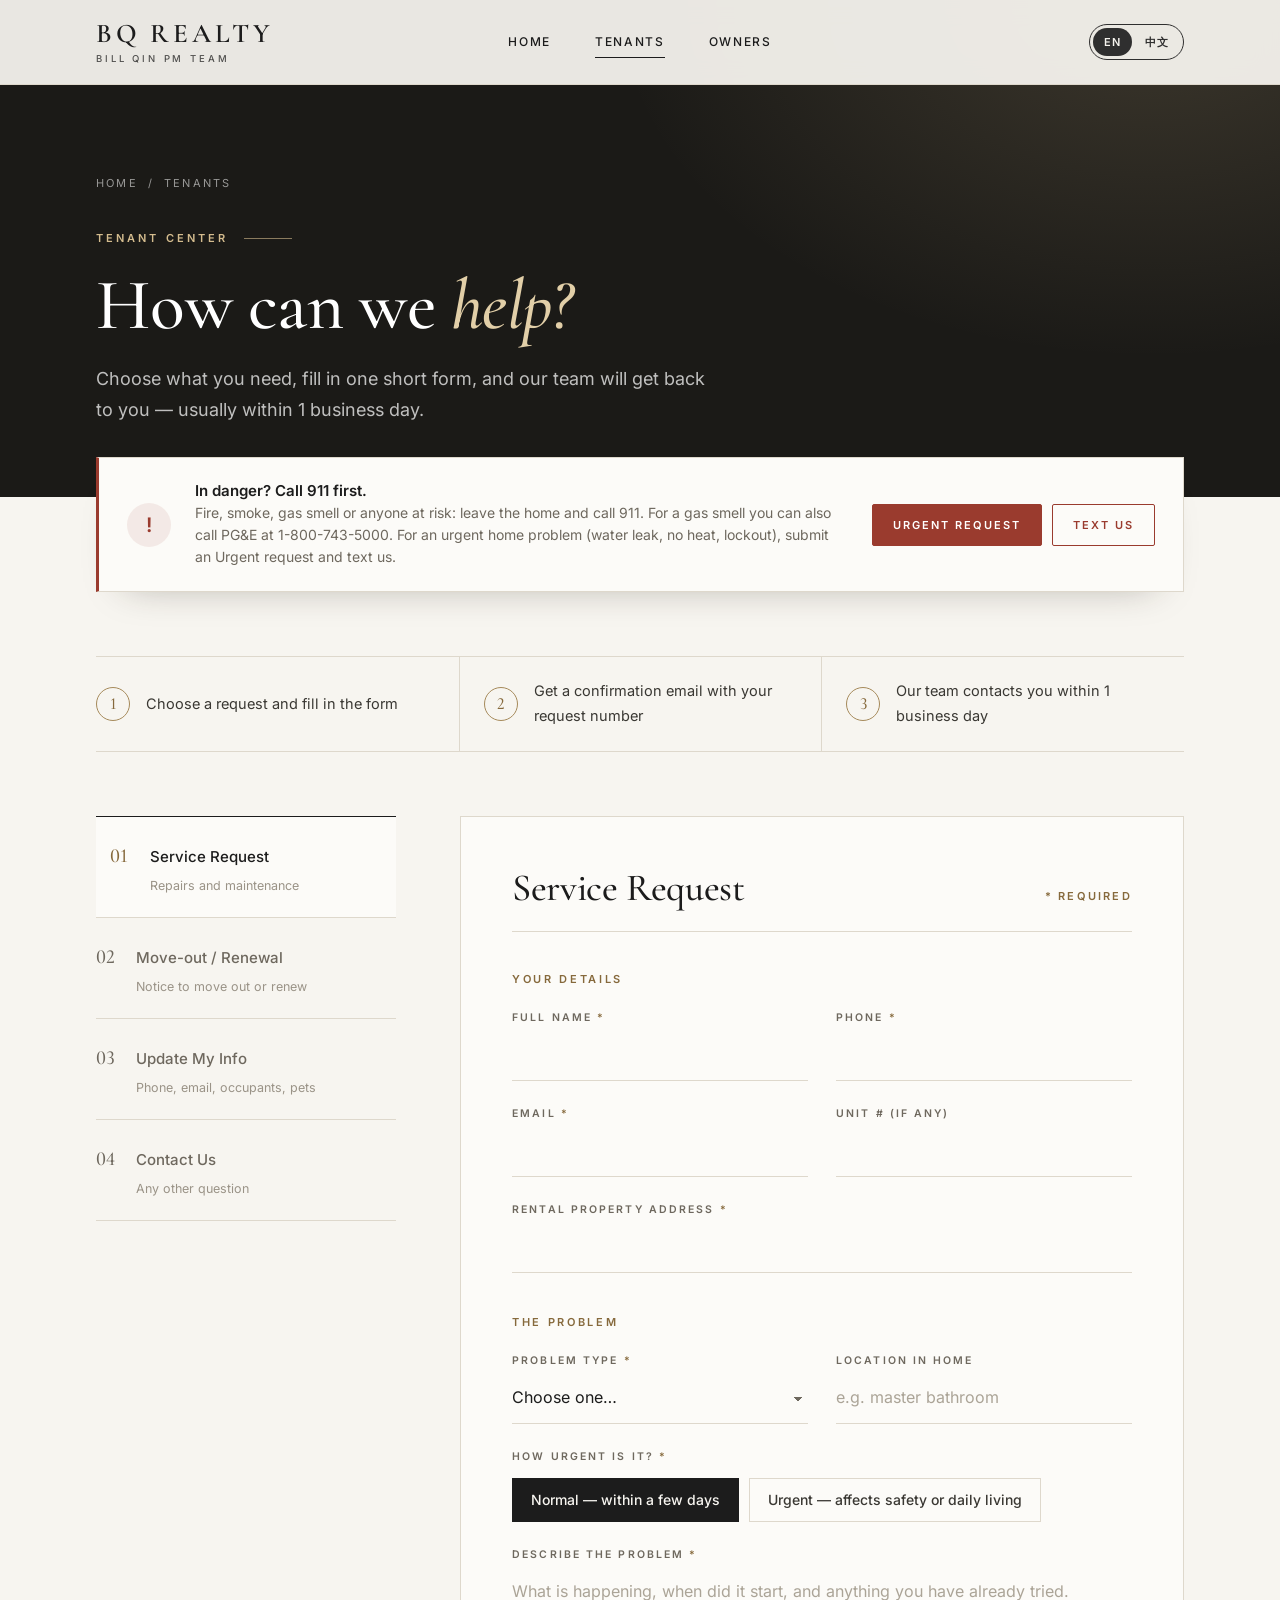
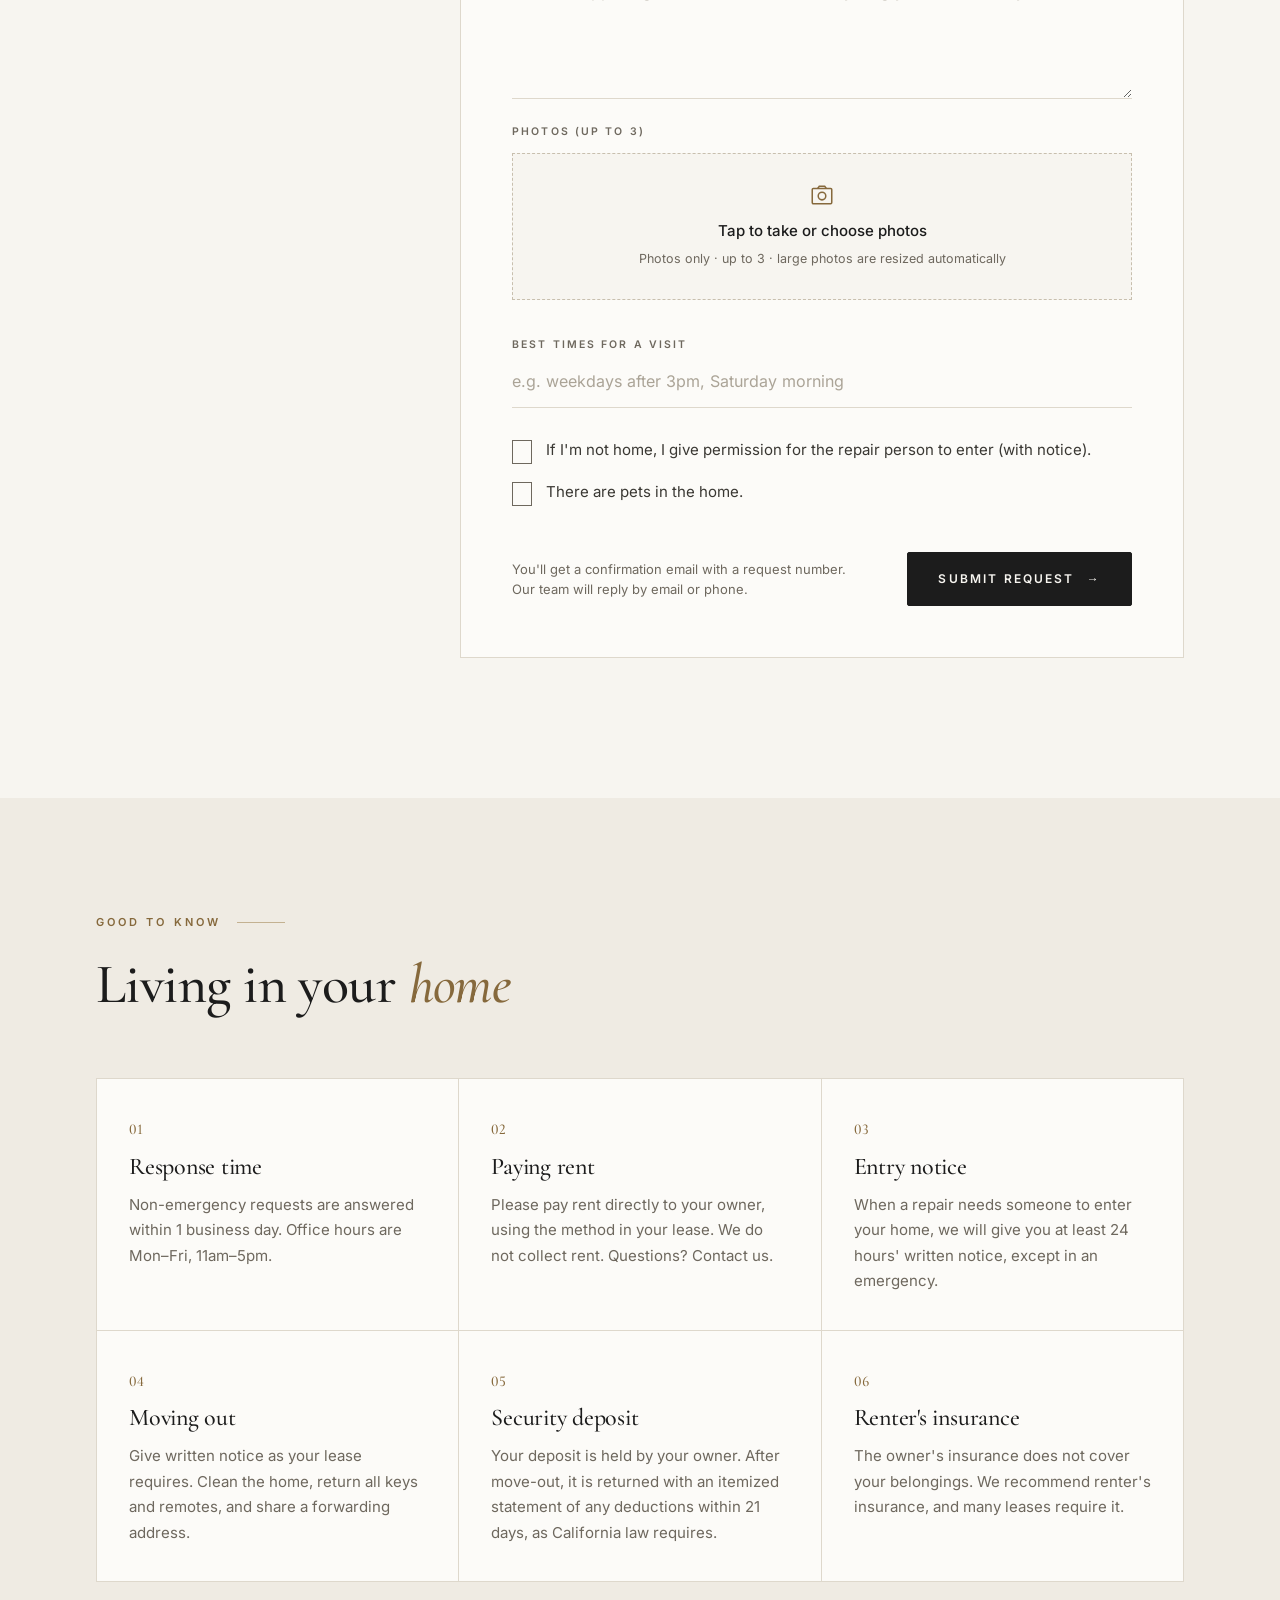
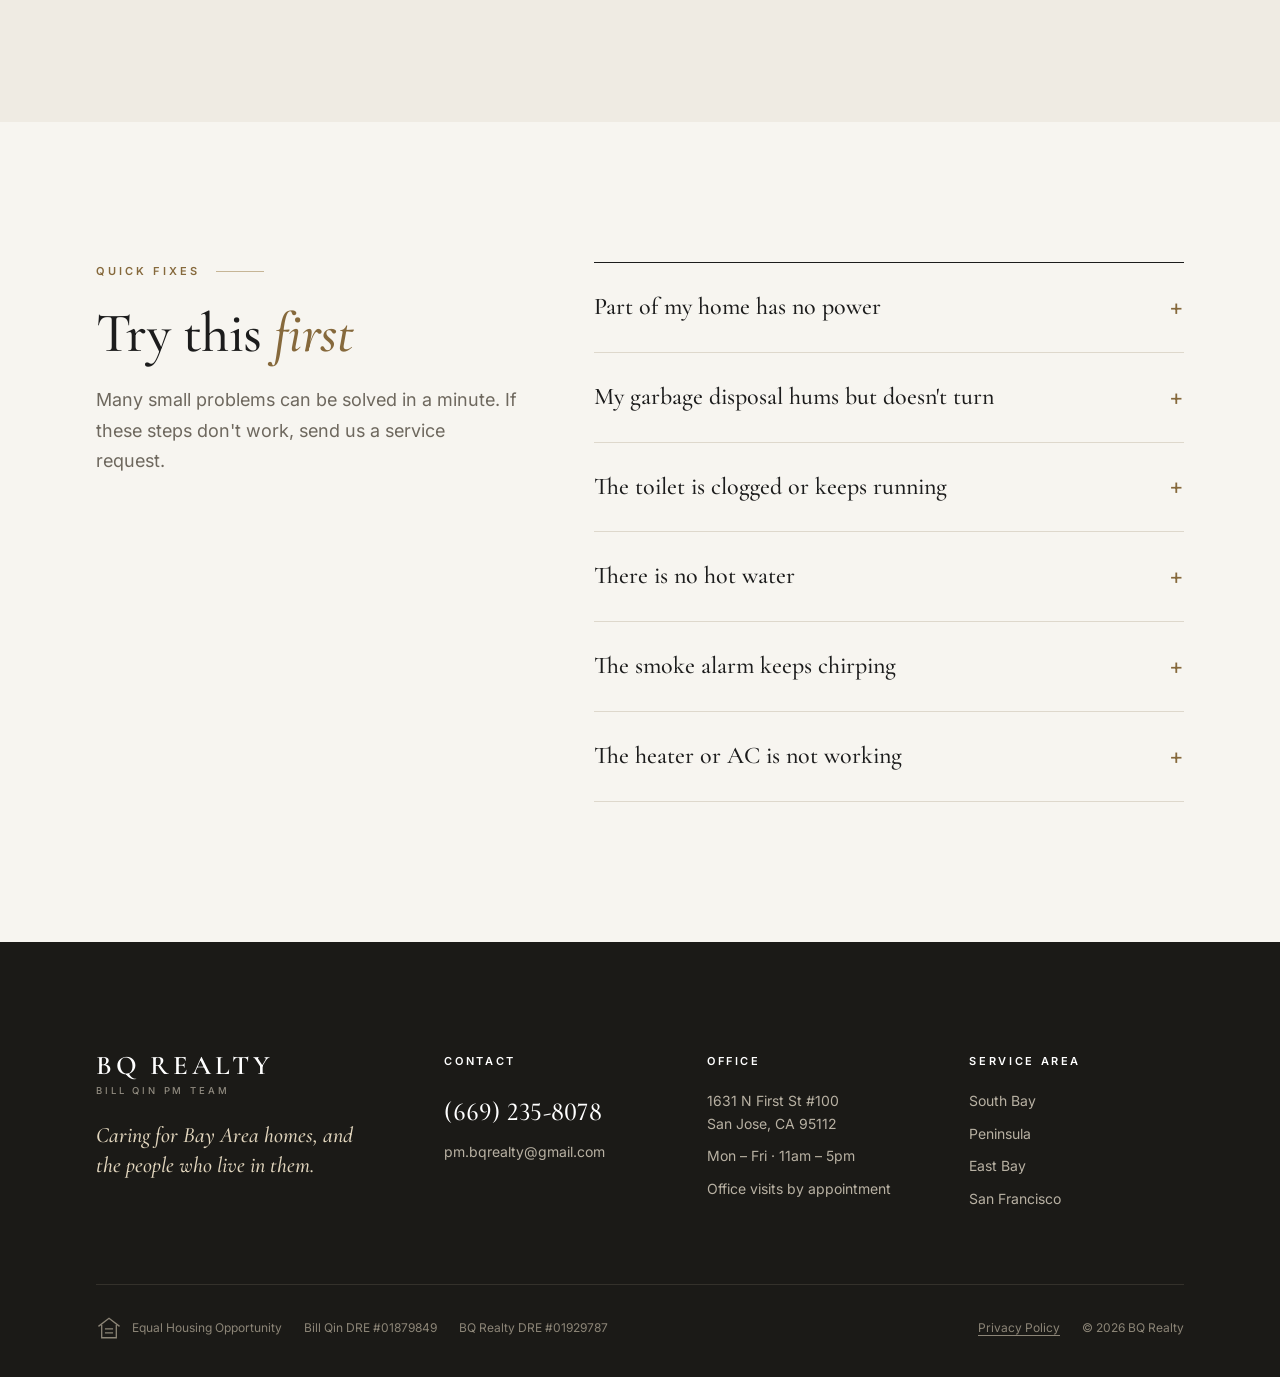
<file: tenants.html>
<!doctype html>
<html lang="en">
<head>
<meta charset="utf-8">
<meta name="viewport" content="width=device-width, initial-scale=1">
<title>Tenant Center · Bill Qin PM Team · BQ Realty</title>
<meta name="description" content="Submit a service request, move-out or renewal notice, update your information, or contact the Bill Qin PM Team at BQ Realty.">
<meta name="theme-color" content="#1B1A17">
<link rel="icon" href="data:image/svg+xml,%3Csvg xmlns='http://www.w3.org/2000/svg' viewBox='0 0 64 64'%3E%3Crect width='64' height='64' fill='%231C1C1C'/%3E%3Ctext x='32' y='42' font-family='Georgia,serif' font-size='28' fill='%23D4BC8E' text-anchor='middle' letter-spacing='2'%3EBQ%3C/text%3E%3C/svg%3E">
<link rel="stylesheet" href="assets/css/style.css">
</head>
<body>

<header class="header header--static" id="header">
  <div class="wrap header__inner">
    <a href="index.html" class="brand" aria-label="BQ Realty home">
      <span class="brand__name">BQ REALTY</span>
      <span class="brand__sub">Bill Qin PM Team</span>
    </a>
    <nav class="nav" id="nav">
      <a href="index.html" data-i18n="nav.home">Home</a>
      <a href="tenants.html" class="is-active" data-i18n="nav.tenants">Tenants</a>
      <a href="owners.html" data-i18n="nav.owners">Owners</a>
    </nav>
    <div class="lang" role="group" aria-label="Language">
      <button type="button" data-lang="en" class="is-on"><span>EN</span></button>
      <button type="button" data-lang="zh"><span>中文</span></button>
    </div>
  </div>
</header>

<main>
<section class="page-hero">
  <div class="wrap">
    <div class="crumb"><a href="index.html" data-i18n="cr.home">Home</a><span>/</span><span data-i18n="nav.tenants">Tenants</span></div>
    <p class="eyebrow" data-i18n="tn.eyebrow">Tenant Center</p>
    <h1 data-i18n-html="tn.title">How can we <em>help?</em></h1>
    <p class="lead" data-i18n="tn.lead">Choose what you need, fill in one short form, and our team will get back to you — usually within 1 business day.</p>
  </div>
</section>

<div class="wrap">
  <div class="alert">
    <div class="alert__icon">!</div>
    <div>
      <h3 data-i18n="tn.emT">In danger? Call 911 first.</h3>
      <p data-i18n="tn.emP">Fire, smoke, gas smell or anyone at risk: leave the home and call 911. For a gas smell you can also call PG&amp;E at 1-800-743-5000. For an urgent home problem (water leak, no heat, lockout), submit an Urgent request and text us.</p>
    </div>
    <div class="alert__actions">
      <button type="button" class="btn btn--sm btn--solid" data-urgent><span data-i18n="tn.emBtn1">Urgent Request</span></button>
      <a href="sms:+16692358078" class="btn btn--sm"><span data-i18n="tn.emBtn2">Text Us</span></a>
    </div>
  </div>
</div>

<!-- what happens next -->
<div class="wrap">
  <ol class="flow">
    <li><b>1</b><span data-i18n="tn.fl1">Choose a request and fill in the form</span></li>
    <li><b>2</b><span data-i18n="tn.fl2">Get a confirmation email with your request number</span></li>
    <li><b>3</b><span data-i18n="tn.fl3">Our team contacts you within 1 business day</span></li>
  </ol>
</div>

<!-- ============ REQUEST WORKSPACE ============ -->
<section class="section" style="padding-top:clamp(40px,5vw,64px)">
  <div class="wrap workspace">
    <div class="tabs" role="tablist" aria-label="Request type">
      <button type="button" class="tab is-on" role="tab" data-tab="Service Request"><b>01</b><span data-i18n="tn.t1">Service Request</span><small data-i18n="tn.t1s">Repairs and maintenance</small></button>
      <button type="button" class="tab" role="tab" data-tab="Move-out / Renewal"><b>02</b><span data-i18n="tn.t2">Move-out / Renewal</span><small data-i18n="tn.t2s">Notice to move out or renew</small></button>
      <button type="button" class="tab" role="tab" data-tab="Update My Info"><b>03</b><span data-i18n="tn.t3">Update My Info</span><small data-i18n="tn.t3s">Phone, email, occupants, pets</small></button>
      <button type="button" class="tab" role="tab" data-tab="Contact Us"><b>04</b><span data-i18n="tn.t4">Contact Us</span><small data-i18n="tn.t4s">Any other question</small></button>
    </div>

    <form class="form" data-form="tenant" novalidate>
      <input type="text" name="website" class="hp" tabindex="-1" autocomplete="off" aria-hidden="true">
      <input type="hidden" name="request_type" value="Service Request">

      <div class="form__title">
        <h2 id="formTitle" data-i18n="tn.t1">Service Request</h2>
        <span data-i18n="tn.req">* Required</span>
      </div>

      <div class="form__grid">
        <p class="form__group" data-i18n="tn.g1">Your details</p>
        <div class="field"><label data-i18n-html="f.name">Full Name <i>*</i></label><input name="name" required autocomplete="name"></div>
        <div class="field"><label data-i18n-html="f.phone">Phone <i>*</i></label><input name="phone" type="tel" required autocomplete="tel"></div>
        <div class="field"><label data-i18n-html="f.email">Email <i>*</i></label><input name="email" type="email" required autocomplete="email"></div>
        <div class="field"><label data-i18n-html="tn.unit">Unit # (if any)</label><input name="unit" autocomplete="address-line2"></div>
        <div class="field field--full"><label data-i18n-html="tn.addr">Rental Property Address <i>*</i></label><input name="address" required autocomplete="street-address"></div>

        <!-- 01 SERVICE REQUEST -->
        <p class="form__group" data-show="Service Request" data-i18n="tn.g2">The problem</p>
        <div class="field" data-show="Service Request"><label data-i18n-html="tn.cat">Problem Type <i>*</i></label>
          <select name="category" required>
            <option value="" data-i18n="tn.choose">Choose one…</option>
            <option value="Plumbing" data-i18n="tn.c1">Plumbing (leak, clog, toilet)</option>
            <option value="Electrical" data-i18n="tn.c2">Electrical (outlet, light, breaker)</option>
            <option value="Appliance" data-i18n="tn.c3">Appliance</option>
            <option value="Heating / AC / Water Heater" data-i18n="tn.c4">Heating / AC / Water heater</option>
            <option value="Lock / Door / Window" data-i18n="tn.c5">Lock / Door / Window</option>
            <option value="Roof / Ceiling / Wall" data-i18n="tn.c6">Roof / Ceiling / Wall</option>
            <option value="Pest" data-i18n="tn.c7">Pest</option>
            <option value="Garage / Yard" data-i18n="tn.c8">Garage / Yard</option>
            <option value="Other" data-i18n="f.other">Other</option>
          </select></div>
        <div class="field" data-show="Service Request"><label data-i18n="tn.loc">Location in Home</label><input name="location" data-i18n-ph="tn.locPh" placeholder="e.g. master bathroom"></div>
        <div class="field field--full" data-show="Service Request"><label data-i18n-html="tn.urg">How urgent is it? <i>*</i></label>
          <div class="seg">
            <label><input type="radio" name="urgency" value="Normal" checked><span data-i18n="tn.u1">Normal — within a few days</span></label>
            <label class="urgent"><input type="radio" name="urgency" value="Urgent"><span data-i18n="tn.u2">Urgent — affects safety or daily living</span></label>
          </div>
          <p class="hint hint--warn" id="urgentHint" hidden data-i18n="tn.uHint">For urgent issues, please also text us at (669) 235-8078 after you submit, so we see it right away.</p>
        </div>
        <div class="field field--full" data-show="Service Request"><label data-i18n-html="tn.desc">Describe the problem <i>*</i></label><textarea name="description" rows="4" required data-i18n-ph="tn.descPh" placeholder="What is happening, when did it start, and anything you have already tried."></textarea></div>
        <div class="field field--full" data-show="Service Request"><label data-i18n="tn.photos">Photos (up to 3)</label>
          <div class="drop">
            <svg viewBox="0 0 24 24" fill="none" stroke="currentColor" stroke-width="1.4"><rect x="3" y="6" width="18" height="14" rx="1"/><circle cx="12" cy="13" r="3.5"/><path d="M8 6l1.5-2h5L16 6"/></svg>
            <strong data-i18n="tn.drop">Tap to take or choose photos</strong>
            <small data-i18n="tn.dropS">Photos only · up to 3 · large photos are resized automatically</small>
            <input type="file" name="photos" accept="image/*" multiple data-max="3">
          </div>
          <div class="thumbs"></div>
        </div>
        <div class="field field--full" data-show="Service Request"><label data-i18n="tn.times">Best times for a visit</label><input name="available_times" data-i18n-ph="tn.timesPh" placeholder="e.g. weekdays after 3pm, Saturday morning"></div>
        <div class="field field--full" data-show="Service Request">
          <label class="check"><input type="checkbox" name="permission_to_enter" value="Yes"><span data-i18n="tn.perm">If I'm not home, I give permission for the repair person to enter (with notice).</span></label>
          <label class="check"><input type="checkbox" name="pets_in_home" value="Yes"><span data-i18n="tn.pets">There are pets in the home.</span></label>
        </div>

        <!-- 02 MOVE-OUT / RENEWAL -->
        <p class="form__group" data-show="Move-out / Renewal" hidden data-i18n="tn.g3">Your plan</p>
        <div class="field field--full" data-show="Move-out / Renewal" hidden><label data-i18n-html="tn.plan">I would like to <i>*</i></label>
          <div class="seg">
            <label><input type="radio" name="plan" value="Move out" checked><span data-i18n="tn.p1">Move out</span></label>
            <label><input type="radio" name="plan" value="Renew lease"><span data-i18n="tn.p2">Renew my lease</span></label>
            <label><input type="radio" name="plan" value="Not sure yet"><span data-i18n="f.notsure">Not sure yet</span></label>
          </div></div>
        <div class="field" data-show="Move-out / Renewal" hidden><label data-i18n-html="tn.date">Planned Date <i>*</i></label><input name="planned_date" type="date" required></div>
        <div class="field" data-show="Move-out / Renewal" data-plan="Move out" hidden><label data-i18n="tn.fwd">Forwarding Address</label><input name="forwarding_address" data-i18n-ph="tn.fwdPh" placeholder="For your deposit statement"></div>
        <div class="field field--full" data-show="Move-out / Renewal" data-plan="Move out" hidden>
          <label class="check"><input type="checkbox" name="pre_move_out_inspection" value="Requested"><span data-i18n="tn.pre">I'd like a pre-move-out inspection, so I can fix any issues before I leave.</span></label>
          <p class="hint" data-i18n="tn.preHint">Under California law you may request this inspection. It is usually done about 2 weeks before move-out.</p>
        </div>
        <div class="field field--full" data-show="Move-out / Renewal" hidden><label data-i18n="f.msg">Anything else?</label><textarea name="notes" rows="3"></textarea></div>

        <!-- 03 UPDATE MY INFO -->
        <p class="form__group" data-show="Update My Info" hidden data-i18n="tn.g4">What changed?</p>
        <div class="field field--full" data-show="Update My Info" hidden><label data-i18n="tn.what">Select all that apply</label>
          <div class="checks-grid">
            <label class="check"><input type="checkbox" name="update_items" value="Phone"><span data-i18n="tn.i1">Phone</span></label>
            <label class="check"><input type="checkbox" name="update_items" value="Email"><span data-i18n="tn.i2">Email</span></label>
            <label class="check"><input type="checkbox" name="update_items" value="Occupants"><span data-i18n="tn.i3">Occupants</span></label>
            <label class="check"><input type="checkbox" name="update_items" value="Vehicles"><span data-i18n="tn.i4">Vehicles</span></label>
            <label class="check"><input type="checkbox" name="update_items" value="Pets"><span data-i18n="tn.i5">Pets</span></label>
            <label class="check"><input type="checkbox" name="update_items" value="Emergency contact"><span data-i18n="tn.i6">Emergency contact</span></label>
          </div></div>
        <div class="field field--full" data-show="Update My Info" hidden><label data-i18n-html="tn.newinfo">New information <i>*</i></label><textarea name="new_info" rows="4" required data-i18n-ph="tn.newinfoPh" placeholder="Please write the new details here."></textarea>
          <p class="hint" data-i18n="tn.newinfoHint">Adding a person or pet may need owner approval under your lease. We'll contact you if anything else is needed.</p></div>

        <!-- 04 CONTACT US -->
        <p class="form__group" data-show="Contact Us" hidden data-i18n="tn.g5">Your message</p>
        <div class="field field--full" data-show="Contact Us" hidden><label data-i18n="tn.subj">Subject</label><input name="subject" data-i18n-ph="tn.subjPh" placeholder="e.g. noise, HOA, parking, lease question"></div>
        <div class="field field--full" data-show="Contact Us" hidden><label data-i18n-html="tn.message">Message <i>*</i></label><textarea name="message" rows="5" required></textarea></div>
      </div>

      <div class="form__foot">
        <p class="form__note" data-i18n="tn.note">You'll get a confirmation email with a request number. Our team will reply by email or phone.</p>
        <button type="submit" class="btn btn--solid"><span data-i18n="tn.btn">Submit Request</span> <span class="arrow">→</span></button>
      </div>
      <div class="form__msg" role="status"></div>
    </form>
  </div>
</section>

<!-- ============ GOOD TO KNOW ============ -->
<section class="section section--alt" style="padding-top:clamp(72px,9vw,120px)">
  <div class="wrap">
    <div class="section-head"><div>
      <p class="eyebrow reveal" data-i18n="tn.kEyebrow">Good to Know</p>
      <h2 class="reveal reveal-d1" data-i18n-html="tn.kTitle">Living in your <em>home</em></h2>
    </div></div>
    <div class="info-grid reveal">
      <div class="info"><span class="info__k">01</span><h3 data-i18n="tn.k1">Response time</h3><p data-i18n="tn.k1p">Non-emergency requests are answered within 1 business day. Office hours are Mon–Fri, 11am–5pm.</p></div>
      <div class="info"><span class="info__k">02</span><h3 data-i18n="tn.k2">Paying rent</h3><p data-i18n="tn.k2p">Please pay rent directly to your owner, using the method in your lease. We do not collect rent. Questions? Contact us.</p></div>
      <div class="info"><span class="info__k">03</span><h3 data-i18n="tn.k3">Entry notice</h3><p data-i18n="tn.k3p">When a repair needs someone to enter your home, we will give you at least 24 hours' written notice, except in an emergency.</p></div>
      <div class="info"><span class="info__k">04</span><h3 data-i18n="tn.k4">Moving out</h3><p data-i18n="tn.k4p">Give written notice as your lease requires. Clean the home, return all keys and remotes, and share a forwarding address.</p></div>
      <div class="info"><span class="info__k">05</span><h3 data-i18n="tn.k5">Security deposit</h3><p data-i18n="tn.k5p">Your deposit is held by your owner. After move-out, it is returned with an itemized statement of any deductions within 21 days, as California law requires.</p></div>
      <div class="info"><span class="info__k">06</span><h3 data-i18n="tn.k6">Renter's insurance</h3><p data-i18n="tn.k6p">The owner's insurance does not cover your belongings. We recommend renter's insurance, and many leases require it.</p></div>
    </div>
  </div>
</section>

<!-- ============ FAQ ============ -->
<section class="section">
  <div class="wrap split">
    <div class="split__aside">
      <p class="eyebrow reveal" data-i18n="tn.fEyebrow">Quick Fixes</p>
      <h2 class="reveal reveal-d1" data-i18n-html="tn.fTitle">Try this <em>first</em></h2>
      <p class="lead reveal reveal-d2" data-i18n="tn.fLead">Many small problems can be solved in a minute. If these steps don't work, send us a service request.</p>
    </div>
    <div class="faq reveal">
      <details><summary data-i18n="tn.q1">Part of my home has no power</summary><p data-i18n="tn.a1">Check the electrical panel for a breaker in the middle or "off" position. Push it fully off, then back on. In kitchens, bathrooms and outdoors, also press "Reset" on the GFCI outlet (the one with two small buttons).</p></details>
      <details><summary data-i18n="tn.q2">My garbage disposal hums but doesn't turn</summary><p data-i18n="tn.a2">Turn it off. Press the small red reset button on the bottom of the unit. If it is still stuck, use the hex key in the slot at the bottom center to turn it back and forth. Never put your hand inside.</p></details>
      <details><summary data-i18n="tn.q3">The toilet is clogged or keeps running</summary><p data-i18n="tn.a3">For a clog, use a plunger with steady pushes. If water is rising, turn the valve behind the toilet clockwise to stop it. For a running toilet, check that the chain inside the tank is not tangled and the flapper closes.</p></details>
      <details><summary data-i18n="tn.q4">There is no hot water</summary><p data-i18n="tn.a4">For a gas water heater, check that the pilot light is on and follow the relight steps on the label. For an electric one, check the breaker. If you smell gas, leave the home and call the gas company and 911.</p></details>
      <details><summary data-i18n="tn.q5">The smoke alarm keeps chirping</summary><p data-i18n="tn.a5">A short chirp every minute usually means a low battery. Replace the battery and press the test button. Never remove an alarm without replacing it — working alarms are required.</p></details>
      <details><summary data-i18n="tn.q6">The heater or AC is not working</summary><p data-i18n="tn.a6">Check that the thermostat is set to Heat or Cool and has fresh batteries. Check the breaker, and make sure the air filter is not blocked. If it still doesn't work, send a request.</p></details>
    </div>
  </div>
</section>
</main>

<!-- ============ FOOTER ============ -->
<footer class="footer" id="contact">
  <div class="wrap">
    <div class="footer__top">
      <div>
        <a href="index.html" class="brand"><span class="brand__name">BQ REALTY</span><span class="brand__sub">Bill Qin PM Team</span></a>
        <p class="footer__tag" data-i18n="ft.tag">Caring for Bay Area homes, and the people who live in them.</p>
      </div>
      <div>
        <h4 data-i18n="ft.contact">Contact</h4>
        <a class="footer__big" href="tel:+16692358078">(669) 235-8078</a>
        <ul><li><a href="mailto:pm.bqrealty@gmail.com">pm.bqrealty@gmail.com</a></li></ul>
      </div>
      <div>
        <h4 data-i18n="ft.office">Office</h4>
        <ul>
          <li>1631 N First St #100<br>San Jose, CA 95112</li>
          <li data-i18n="ft.hours">Mon – Fri · 11am – 5pm</li>
          <li data-i18n="ft.appt">Office visits by appointment</li>
        </ul>
      </div>
      <div>
        <h4 data-i18n="ft.area">Service Area</h4>
        <ul>
          <li data-i18n="ft.a1">South Bay</li><li data-i18n="ft.a2">Peninsula</li><li data-i18n="ft.a3">East Bay</li><li data-i18n="ft.a4">San Francisco</li>
        </ul>
      </div>
    </div>
    <div class="footer__bottom">
      <div class="footer__legal">
        <span class="eho">
          <svg viewBox="0 0 32 32" fill="none" stroke="currentColor" stroke-width="1.6" aria-hidden="true"><path d="M3 14L16 4l13 10"/><path d="M7 12v16h18V12"/><path d="M11 17h10M11 22h10"/></svg>
          <span data-i18n="ft.eho">Equal Housing Opportunity</span>
        </span>
        <span>Bill Qin DRE #01879849</span>
        <span>BQ Realty DRE #01929787</span>
      </div>
      <div class="footer__legal">
        <button class="textbtn" type="button" data-open="privacyModal" data-i18n="ft.privacy">Privacy Policy</button>
        <span>© <span id="year">2026</span> BQ Realty</span>
      </div>
    </div>
  </div>
</footer>

<!-- ============ PRIVACY MODAL ============ -->
<div class="modal" id="privacyModal" aria-hidden="true">
  <div class="modal__bg" data-close></div>
  <div class="modal__panel modal__text" role="dialog" aria-modal="true">
    <button class="modal__close" type="button" data-close aria-label="Close">×</button>
    <p class="eyebrow" data-i18n="pv.eyebrow">Privacy</p>
    <h2 style="font-size:clamp(30px,4vw,40px);margin-bottom:20px" data-i18n="ft.privacy">Privacy Policy</h2>
    <p data-i18n="pv.p1">We collect the information you submit through this website — such as your name, phone, email, property address, messages and photos — only to respond to your request and to provide our leasing and management services.</p>
    <p data-i18n="pv.p2">We do not sell your information. It is shared only with the owner, tenant or service provider involved in your request, or when required by law.</p>
    <p data-i18n="pv.p3">To ask about, update or delete your information, contact us at pm.bqrealty@gmail.com or (669) 235-8078.</p>
  </div>
</div>

<script src="assets/js/config.js"></script>
<script src="assets/js/i18n.js"></script>
<script src="assets/js/main.js"></script>
</body>
</html>
</file>
<file: assets/css/style.css>
/* =========================================================
   BQ Realty · Bill Qin PM Team — shared styles
   Palette A: warm minimal (cream / charcoal / bronze)
   ========================================================= */

@font-face { font-family: "Cormorant"; src: url("../fonts/cormorant-garamond-latin-500-normal.woff2") format("woff2"); font-weight: 500; font-style: normal; font-display: swap; }
@font-face { font-family: "Cormorant"; src: url("../fonts/cormorant-garamond-latin-600-normal.woff2") format("woff2"); font-weight: 600; font-style: normal; font-display: swap; }
@font-face { font-family: "Cormorant"; src: url("../fonts/cormorant-garamond-latin-500-italic.woff2") format("woff2"); font-weight: 500; font-style: italic; font-display: swap; }
@font-face { font-family: "Inter"; src: url("../fonts/inter-latin-400-normal.woff2") format("woff2"); font-weight: 400; font-display: swap; }
@font-face { font-family: "Inter"; src: url("../fonts/inter-latin-500-normal.woff2") format("woff2"); font-weight: 500; font-display: swap; }
@font-face { font-family: "Inter"; src: url("../fonts/inter-latin-600-normal.woff2") format("woff2"); font-weight: 600; font-display: swap; }

:root {
  --bg: #F7F5F0;
  --bg-alt: #EFEBE3;
  --surface: #FCFBF8;
  --ink: #1C1C1C;
  --ink-soft: #3A3833;
  --muted: #6E685E;
  --line: #DED8CC;
  --accent: #A68A5B;
  --accent-dark: #86693C;
  --dark: #1B1A17;
  --dark-line: #34312B;
  --ok: #4F6B4A;
  --err: #9A3B2E;

  --serif: "Cormorant", "Songti SC", "STSong", Georgia, serif;
  --sans: "Inter", -apple-system, BlinkMacSystemFont, "PingFang SC", "Hiragino Sans GB", "Microsoft YaHei", "Segoe UI", sans-serif;

  --wrap: 1200px;
  --gutter: clamp(20px, 5vw, 56px);
  --section: clamp(80px, 11vw, 140px);
  --radius: 2px;
  --ease: cubic-bezier(.2, .7, .2, 1);
}

*, *::before, *::after { box-sizing: border-box; }
[hidden] { display: none !important; }
html { scroll-behavior: smooth; -webkit-text-size-adjust: 100%; }
body {
  margin: 0;
  background: var(--bg);
  color: var(--ink);
  font-family: var(--sans);
  font-size: 16px;
  line-height: 1.7;
  -webkit-font-smoothing: antialiased;
  text-rendering: optimizeLegibility;
}
img { max-width: 100%; display: block; }
a { color: inherit; text-decoration: none; }
button { font: inherit; color: inherit; cursor: pointer; }
::selection { background: var(--accent); color: #fff; }

.wrap { max-width: var(--wrap); margin: 0 auto; padding: 0 var(--gutter); }
.section { padding: var(--section) 0; }
.section--alt { background: var(--bg-alt); }

/* ---------- Type ---------- */
.eyebrow {
  display: flex; align-items: center; gap: 16px;
  font-size: 11px; font-weight: 600; letter-spacing: .28em; text-transform: uppercase;
  color: var(--accent-dark); margin: 0 0 22px;
}
.eyebrow::after { content: ""; width: 48px; height: 1px; background: var(--accent); opacity: .6; }
.eyebrow--center { justify-content: center; }
.eyebrow--center::before { content: ""; width: 48px; height: 1px; background: var(--accent); opacity: .6; }

h1, h2, h3, .card__rent, .step__n, .facts strong, .hero__strip strong, .footer__big, .leased__home, .checks b, .card__title { font-variant-numeric: lining-nums; }
h1, h2, h3 { font-family: var(--serif); font-weight: 500; letter-spacing: -.01em; margin: 0; color: var(--ink); }
h1 { font-size: clamp(44px, 6.4vw, 84px); line-height: 1.02; }
h2 { font-size: clamp(36px, 4.4vw, 56px); line-height: 1.08; }
h3 { font-size: clamp(24px, 2.2vw, 30px); line-height: 1.2; }
h1 em, h2 em { font-style: italic; color: var(--accent-dark); }
.lead { font-size: clamp(16px, 1.4vw, 18px); color: var(--muted); max-width: 560px; margin: 22px 0 0; }
.section-head { display: grid; grid-template-columns: 1fr auto; align-items: end; gap: 32px; margin-bottom: clamp(40px, 5vw, 64px); }
.section-head .lead { margin-top: 16px; }

html[lang="zh"] h1, html[lang="zh"] h2, html[lang="zh"] h3 { letter-spacing: .02em; font-weight: 600; }
html[lang="zh"] h1 { font-size: clamp(38px, 5.4vw, 68px); line-height: 1.18; }
html[lang="zh"] h2 { font-size: clamp(30px, 3.6vw, 46px); line-height: 1.25; }
html[lang="zh"] .eyebrow { letter-spacing: .2em; }
html[lang="zh"] h1 em, html[lang="zh"] h2 em { font-style: normal; }

/* ---------- Buttons ---------- */
.btn {
  display: inline-flex; align-items: center; justify-content: center; gap: 12px;
  height: 54px; padding: 0 30px;
  border: 1px solid var(--ink); border-radius: var(--radius);
  background: transparent; color: var(--ink);
  font-size: 12px; font-weight: 600; letter-spacing: .18em; text-transform: uppercase;
  transition: background .35s var(--ease), color .35s var(--ease), border-color .35s var(--ease);
  white-space: nowrap;
}
.btn:hover { background: var(--ink); color: var(--bg); }
.btn--solid { background: var(--ink); color: var(--bg); }
.btn--solid:hover { background: var(--accent-dark); border-color: var(--accent-dark); }
.btn--light { border-color: rgba(255,255,255,.7); color: #fff; }
.btn--light:hover { background: #fff; color: var(--ink); border-color: #fff; }
.btn--sm { height: 42px; padding: 0 20px; font-size: 11px; }
.btn .arrow { transition: transform .35s var(--ease); }
.btn:hover .arrow { transform: translateX(4px); }
.link {
  font-size: 12px; font-weight: 600; letter-spacing: .16em; text-transform: uppercase;
  border-bottom: 1px solid currentColor; padding-bottom: 4px;
  transition: color .3s, border-color .3s;
}
.link:hover { color: var(--accent-dark); }

/* ---------- Header ---------- */
.header {
  position: fixed; inset: 0 0 auto 0; z-index: 50;
  transition: background .4s var(--ease), border-color .4s var(--ease), color .4s;
  border-bottom: 1px solid transparent; color: #fff;
}
.header.is-solid, .header--static { background: rgba(247,245,240,.94); backdrop-filter: blur(12px); -webkit-backdrop-filter: blur(12px); border-color: var(--line); color: var(--ink); }
.header__inner { height: 84px; display: grid; grid-template-columns: 1fr auto 1fr; align-items: center; gap: 24px; }
.header__inner .lang { justify-self: end; }
.brand { display: flex; flex-direction: column; line-height: 1; }
.brand__name { font-family: var(--serif); font-size: 27px; font-weight: 600; letter-spacing: .14em; }
.brand__sub { font-size: 9.5px; font-weight: 500; letter-spacing: .3em; text-transform: uppercase; opacity: .75; margin-top: 7px; }
.nav { display: flex; align-items: center; gap: 44px; }
.nav a { font-size: 12px; font-weight: 500; letter-spacing: .14em; text-transform: uppercase; position: relative; padding: 6px 0; }
.nav a::after { content: ""; position: absolute; left: 0; bottom: 0; height: 1px; width: 0; background: currentColor; transition: width .35s var(--ease); }
.nav a:hover::after, .nav a.is-active::after { width: 100%; }
.lang { display: flex; align-items: center; gap: 2px; border: 1px solid currentColor; border-radius: 40px; padding: 3px; opacity: .9; }
.lang button { border: 0; background: transparent; font-size: 11px; font-weight: 600; letter-spacing: .08em; padding: 5px 11px; border-radius: 40px; transition: background .3s, color .3s; }
.lang button.is-on { background: currentColor; }
.lang button.is-on span { color: var(--bg); }
.header:not(.is-solid):not(.header--static) .lang button.is-on span { color: var(--ink); }
.header__right { display: flex; align-items: center; gap: 28px; }
.menu-btn { display: none; width: 44px; height: 44px; border: 0; background: transparent; position: relative; }
.menu-btn span { position: absolute; left: 11px; right: 11px; height: 1px; background: currentColor; transition: transform .35s var(--ease), opacity .3s; }
.menu-btn span:nth-child(1) { top: 17px; } .menu-btn span:nth-child(2) { top: 26px; }
.menu-open .menu-btn span:nth-child(1) { transform: translateY(4.5px) rotate(45deg); }
.menu-open .menu-btn span:nth-child(2) { transform: translateY(-4.5px) rotate(-45deg); }

/* ---------- Hero ---------- */
.hero { position: relative; min-height: 100vh; min-height: 100svh; display: flex; align-items: flex-end; color: #fff; overflow: hidden; background: #2A2722; }
.hero__media { position: absolute; inset: 0; background:
    radial-gradient(120% 90% at 78% 18%, rgba(196,170,124,.45) 0%, rgba(196,170,124,0) 55%),
    linear-gradient(160deg, #4A443A 0%, #2B2823 55%, #1C1A17 100%); }
.hero__media img { width: 100%; height: 100%; object-fit: cover; transform: scale(1.06); animation: heroZoom 14s var(--ease) forwards; }
.hero__media::after { content: ""; position: absolute; inset: 0; background: linear-gradient(180deg, rgba(20,18,15,.45) 0%, rgba(20,18,15,.15) 35%, rgba(20,18,15,.7) 100%); }
.hero__art { position: absolute; right: 6%; top: 50%; transform: translateY(-58%); width: min(46vw, 620px); opacity: .22; pointer-events: none; }
.hero__art.is-hidden { display: none; }
@keyframes heroZoom { to { transform: scale(1); } }
.hero__content { position: relative; z-index: 2; width: 100%; padding-bottom: clamp(56px, 9vh, 110px); padding-top: 140px; }
.hero h1 { color: #fff; max-width: 900px; }
.hero h1 em { color: #E2CFA8; }
.hero .eyebrow { color: #E2CFA8; }
.hero .eyebrow::after { background: #E2CFA8; }
.hero__lead { font-size: clamp(16px, 1.5vw, 19px); color: rgba(255,255,255,.82); max-width: 560px; margin: 28px 0 44px; }
.hero__actions { display: flex; flex-wrap: wrap; gap: 14px; align-items: center; }
.hero__actions .btn--solid { background: #fff; color: var(--ink); border-color: #fff; }
.hero__actions .btn--solid:hover { background: #E2CFA8; border-color: #E2CFA8; }
.hero__browse { margin-left: 18px; color: rgba(255,255,255,.85); }
.hero__strip { position: relative; z-index: 2; border-top: 1px solid rgba(255,255,255,.18); margin-top: clamp(48px, 8vh, 90px); padding-top: 26px; display: grid; grid-template-columns: repeat(3, 1fr); gap: 32px; }
.hero__strip div { font-size: 13px; color: rgba(255,255,255,.72); line-height: 1.55; }
.hero__strip strong { display: block; font-family: var(--serif); font-size: 26px; font-weight: 500; color: #fff; margin-bottom: 4px; letter-spacing: 0; }
html[lang="zh"] .hero__strip strong { font-size: 22px; font-weight: 600; }

/* ---------- Listings ---------- */
.grid-listings { display: grid; grid-template-columns: repeat(3, 1fr); gap: clamp(20px, 2.4vw, 36px); }
.card { background: var(--surface); border: 1px solid var(--line); display: flex; flex-direction: column; transition: transform .5s var(--ease), box-shadow .5s var(--ease); }
.card:hover { transform: translateY(-6px); box-shadow: 0 24px 48px -28px rgba(40,32,20,.35); }
.card__media { position: relative; aspect-ratio: 4 / 3; overflow: hidden; background: var(--bg-alt); }
.card__media img { width: 100%; height: 100%; object-fit: cover; transition: transform 1.2s var(--ease); }
.card:hover .card__media img { transform: scale(1.05); }
.card__ph { position: absolute; inset: 0; display: grid; place-items: center; background: linear-gradient(150deg, #E9E3D7, #DCD3C2); color: var(--accent-dark); }
.card__ph svg { width: 34%; opacity: .55; }
.badge { position: absolute; top: 16px; left: 16px; background: rgba(252,251,248,.94); color: var(--ink); font-size: 10px; font-weight: 600; letter-spacing: .2em; text-transform: uppercase; padding: 7px 12px; }
.badge--sample { left: auto; right: 16px; background: var(--accent); color: #fff; }
.card__body { padding: 26px 26px 28px; display: flex; flex-direction: column; flex: 1; }
.card__city { font-size: 11px; font-weight: 600; letter-spacing: .22em; text-transform: uppercase; color: var(--muted); }
.card__title { font-family: var(--serif); font-size: 27px; line-height: 1.2; margin: 8px 0 14px; }
.card__meta { display: flex; flex-wrap: wrap; gap: 6px 12px; font-size: 14px; color: var(--ink-soft); padding-bottom: 20px; border-bottom: 1px solid var(--line); }
.card__meta span + span::before { content: ""; display: inline-block; width: 3px; height: 3px; border-radius: 50%; background: var(--accent); margin: 0 12px 3px 0; }
.card__foot { display: flex; align-items: center; justify-content: space-between; gap: 12px; padding-top: 20px; margin-top: auto; }
.card__rent { font-family: var(--serif); font-size: 30px; font-weight: 500; line-height: 1; }
.card__rent small { font-family: var(--sans); font-size: 12px; color: var(--muted); letter-spacing: .04em; }
.card__actions { display: flex; gap: 8px; }
.empty { border: 1px solid var(--line); background: var(--surface); padding: 56px 32px; text-align: center; }
.empty h3 { margin-bottom: 10px; }
.empty p { color: var(--muted); margin: 0 auto 26px; max-width: 460px; }

/* ---------- Services ---------- */
.plans { display: grid; grid-template-columns: 1fr 1fr; border: 1px solid var(--line); background: var(--surface); }
.plan { padding: clamp(36px, 4.5vw, 64px); display: flex; flex-direction: column; }
.plan + .plan { border-left: 1px solid var(--line); }
.plan__tag { font-size: 11px; font-weight: 600; letter-spacing: .24em; text-transform: uppercase; color: var(--accent-dark); }
.plan h3 { font-size: clamp(30px, 3vw, 40px); margin: 14px 0 12px; }
.plan > p { color: var(--muted); margin: 0 0 28px; }
.plan ul { list-style: none; padding: 0; margin: 0 0 36px; }
.plan li { display: flex; gap: 14px; padding: 13px 0; border-top: 1px solid var(--line); font-size: 15px; color: var(--ink-soft); }
.plan li:last-child { border-bottom: 1px solid var(--line); }
.plan li::before { content: ""; flex: none; width: 14px; height: 1px; background: var(--accent); margin-top: 13px; }
.plan li.is-strong { color: var(--ink); font-weight: 500; }
.plan__price { margin-top: auto; display: flex; align-items: center; justify-content: space-between; gap: 18px; flex-wrap: wrap; }
.plan__price > span { font-family: var(--serif); font-style: italic; font-size: 20px; color: var(--muted); }
.plan--featured { background: var(--dark); color: #EDE8DE; }
.plan--featured h3 { color: #fff; }
.plan--featured > p, .plan--featured .plan__price > span { color: #A9A294; }
.plan--featured .plan__tag { color: #D4BC8E; }
.plan--featured li { border-color: var(--dark-line) !important; color: #D8D2C6; }
.plan--featured li.is-strong { color: #fff; }
.plan--featured .btn { border-color: #D4BC8E; color: #fff; }
.plan--featured .btn:hover { background: #D4BC8E; color: var(--ink); }

.promise { margin-top: clamp(48px, 6vw, 80px); display: grid; grid-template-columns: auto 1fr; gap: clamp(28px, 4vw, 64px); align-items: center; padding: clamp(36px, 4vw, 56px) 0; border-top: 1px solid var(--line); border-bottom: 1px solid var(--line); }
.promise__icon { width: 88px; height: 88px; border: 1px solid var(--accent); border-radius: 50%; display: grid; place-items: center; color: var(--accent-dark); }
.promise__icon svg { width: 40px; height: 40px; }
.promise h3 { font-size: clamp(28px, 3vw, 40px); }
.promise p { margin: 12px 0 0; color: var(--muted); max-width: 720px; }

/* ---------- Evaluation (form block) ---------- */
.split { display: grid; grid-template-columns: 5fr 7fr; gap: clamp(40px, 6vw, 96px); align-items: start; }
.split__aside { position: sticky; top: 120px; }
.checks { list-style: none; padding: 0; margin: 36px 0 0; }
.checks li { display: flex; gap: 16px; padding: 16px 0; border-top: 1px solid var(--line); color: var(--ink-soft); font-size: 15px; }
.checks li:last-child { border-bottom: 1px solid var(--line); }
.checks b { font-family: var(--serif); font-size: 20px; font-weight: 500; color: var(--accent-dark); min-width: 28px; line-height: 1.3; }

.form { background: var(--surface); border: 1px solid var(--line); padding: clamp(28px, 4vw, 56px); scroll-margin-top: 140px; }
.form__grid { display: grid; grid-template-columns: 1fr 1fr; gap: 6px 28px; }
.field { display: flex; flex-direction: column; padding: 14px 0 4px; }
.field--full { grid-column: 1 / -1; }
.field label { font-size: 10.5px; font-weight: 600; letter-spacing: .2em; text-transform: uppercase; color: var(--muted); margin-bottom: 4px; }
.field label i { font-style: normal; color: var(--accent-dark); }
.field input, .field select, .field textarea {
  font: inherit; font-size: 16px; color: var(--ink);
  background: transparent; border: 0; border-bottom: 1px solid var(--line); border-radius: 0;
  padding: 10px 0 12px; width: 100%; outline: none;
  transition: border-color .3s var(--ease);
  -webkit-appearance: none; appearance: none;
}
.field select { background-image: linear-gradient(45deg, transparent 50%, var(--muted) 50%), linear-gradient(135deg, var(--muted) 50%, transparent 50%); background-position: calc(100% - 10px) 52%, calc(100% - 5px) 52%; background-size: 5px 5px; background-repeat: no-repeat; padding-right: 24px; }
.field textarea { resize: vertical; min-height: 96px; }
.field input:focus, .field select:focus, .field textarea:focus { border-color: var(--ink); }
.field input::placeholder, .field textarea::placeholder { color: #ABA497; }
.hp { position: absolute !important; left: -9999px !important; width: 1px; height: 1px; overflow: hidden; }
.form__foot { display: flex; align-items: center; justify-content: space-between; gap: 20px; flex-wrap: wrap; margin-top: 32px; }
.form__note { font-size: 13px; color: var(--muted); margin: 0; max-width: 340px; line-height: 1.55; }
.form__msg { display: none; margin-top: 24px; padding: 18px 20px; font-size: 15px; border-left: 2px solid var(--ok); background: rgba(79,107,74,.07); color: var(--ink-soft); }
.form__msg.is-error { border-color: var(--err); background: rgba(154,59,46,.07); }
.form__msg.is-on { display: block; }
.btn[disabled] { opacity: .5; pointer-events: none; }

/* ---------- Process ---------- */
.steps { display: grid; grid-template-columns: repeat(4, 1fr); gap: 0; border-top: 1px solid var(--line); }
.step { padding: 40px 32px 8px 0; position: relative; }
.step + .step { padding-left: 32px; border-left: 1px solid var(--line); }
.step__n { font-family: var(--serif); font-size: 56px; line-height: 1; color: var(--accent); font-weight: 500; }
.step h3 { font-size: 24px; margin: 22px 0 10px; }
.step p { color: var(--muted); font-size: 15px; margin: 0; }

/* ---------- Recently leased ---------- */
.leased { border-top: 1px solid var(--ink); }
.leased__row { display: grid; grid-template-columns: 1.3fr 1fr 1fr auto; align-items: center; gap: 24px; padding: 24px 4px; border-bottom: 1px solid var(--line); transition: background .3s, padding .4s var(--ease); }
.leased__row:hover { background: var(--surface); padding-left: 18px; padding-right: 18px; }
.leased__home { font-family: var(--serif); font-size: 24px; }
.leased__city, .leased__when { font-size: 14px; color: var(--muted); }
.leased__days { font-size: 11px; font-weight: 600; letter-spacing: .18em; text-transform: uppercase; color: var(--accent-dark); white-space: nowrap; }
.leased__days .sample { color: #fff; background: var(--accent); padding: 3px 7px; margin-left: 10px; }

/* ---------- About ---------- */
.about { display: grid; grid-template-columns: 5fr 7fr; gap: clamp(40px, 7vw, 120px); align-items: start; }
.about__quote { font-family: var(--serif); font-style: italic; font-size: clamp(26px, 2.6vw, 34px); line-height: 1.35; color: var(--ink); margin: 0; }
.about__quote::before { content: "“"; display: block; font-size: 90px; line-height: .6; color: var(--accent); margin-bottom: 20px; font-style: normal; }
html[lang="zh"] .about__quote { font-style: normal; font-weight: 600; font-size: clamp(22px, 2.2vw, 28px); line-height: 1.6; }
.about__sign { margin-top: 28px; font-size: 12px; font-weight: 600; letter-spacing: .2em; text-transform: uppercase; color: var(--muted); }
.about__body p { color: var(--ink-soft); margin: 0 0 20px; font-size: 17px; }
.facts { display: grid; grid-template-columns: repeat(3, 1fr); border-top: 1px solid var(--line); margin-top: 40px; }
.facts div { padding: 26px 20px 0 0; }
.facts div + div { padding-left: 24px; border-left: 1px solid var(--line); }
.facts strong { display: block; font-family: var(--serif); font-size: 40px; font-weight: 500; line-height: 1; margin-bottom: 8px; }
.facts span { font-size: 13px; color: var(--muted); line-height: 1.5; display: block; }

/* ---------- Reviews ---------- */
.reviews { display: grid; grid-auto-flow: column; grid-auto-columns: minmax(320px, 1fr); gap: 24px; overflow-x: auto; scroll-snap-type: x mandatory; padding-bottom: 22px; scrollbar-width: thin; scrollbar-color: var(--line) transparent; }
.reviews::-webkit-scrollbar { height: 4px; } .reviews::-webkit-scrollbar-thumb { background: var(--line); }
.review { scroll-snap-align: start; background: var(--surface); border: 1px solid var(--line); padding: 36px 32px 30px; display: flex; flex-direction: column; min-height: 300px; }
.review__stars { color: var(--accent); letter-spacing: .3em; font-size: 13px; margin-bottom: 20px; }
.review blockquote { margin: 0 0 28px; font-family: var(--serif); font-size: 21px; line-height: 1.45; color: var(--ink); }
.review footer { margin-top: auto; padding-top: 18px; border-top: 1px solid var(--line); font-size: 13px; color: var(--muted); line-height: 1.5; }
.review footer b { display: block; color: var(--ink); font-weight: 600; font-size: 14px; }
.reviews__nav { display: flex; gap: 10px; }
.icon-btn { width: 48px; height: 48px; border: 1px solid var(--ink); border-radius: 50%; background: transparent; display: grid; place-items: center; transition: background .3s, color .3s; }
.icon-btn:hover { background: var(--ink); color: var(--bg); }
.reviews__src { font-size: 12px; color: var(--muted); margin-top: 18px; }

/* ---------- Gateway (tenant / owner) ---------- */
.gateway { display: grid; grid-template-columns: 1fr 1fr; }
.gate { position: relative; padding: clamp(56px, 7vw, 100px) clamp(28px, 5vw, 72px); color: #fff; overflow: hidden; min-height: 380px; display: flex; flex-direction: column; justify-content: flex-end; }
.gate--tenant { background: #2C2925; } .gate--owner { background: #3A342B; }
.gate::before { content: ""; position: absolute; inset: 0; background: radial-gradient(90% 80% at 85% 10%, rgba(212,188,142,.22), transparent 60%); transition: opacity .6s; opacity: .6; }
.gate:hover::before { opacity: 1; }
.gate > * { position: relative; }
.gate .eyebrow { color: #D4BC8E; } .gate .eyebrow::after { background: #D4BC8E; }
.gate h2 { color: #fff; }
.gate h2 em { color: #D4BC8E; }
.gate--tenant { padding-left: max(var(--gutter), calc((100vw - var(--wrap)) / 2 + var(--gutter))); }
.gate--owner { padding-right: max(var(--gutter), calc((100vw - var(--wrap)) / 2 + var(--gutter))); }
.gate p { color: rgba(255,255,255,.72); max-width: 420px; margin: 16px 0 32px; }
.gate ul { list-style: none; padding: 0; margin: 0 0 36px; display: flex; flex-wrap: wrap; gap: 8px; }
.gate li { font-size: 12px; letter-spacing: .06em; border: 1px solid rgba(255,255,255,.25); padding: 6px 14px; border-radius: 40px; color: rgba(255,255,255,.85); }

/* ---------- Footer ---------- */
.footer { background: var(--dark); color: #B8B1A3; padding: clamp(72px, 9vw, 110px) 0 36px; font-size: 14px; }
.footer a:hover { color: #fff; }
.footer__top { display: grid; grid-template-columns: 1.4fr 1fr 1fr 1fr; gap: 48px; padding-bottom: 64px; border-bottom: 1px solid var(--dark-line); }
.footer .brand__name { color: #fff; }
.footer__tag { font-family: var(--serif); font-style: italic; font-size: 22px; color: #E2D6BE; margin: 26px 0 0; max-width: 280px; line-height: 1.35; }
html[lang="zh"] .footer__tag { font-style: normal; font-size: 18px; }
.footer h4 { font-size: 11px; font-weight: 600; letter-spacing: .24em; text-transform: uppercase; color: #fff; margin: 0 0 20px; }
.footer ul { list-style: none; padding: 0; margin: 0; }
.footer li { margin-bottom: 10px; line-height: 1.6; }
.footer__big { display: block; font-family: var(--serif); font-size: 26px; color: #fff; margin-bottom: 6px; letter-spacing: .01em; }
.footer__bottom { padding-top: 30px; display: flex; justify-content: space-between; align-items: center; gap: 24px; flex-wrap: wrap; font-size: 12px; color: #8C8577; }
.eho { display: inline-flex; align-items: center; gap: 10px; }
.eho svg { width: 26px; height: 26px; }
.footer__legal { display: flex; flex-wrap: wrap; gap: 8px 22px; align-items: center; }
.textbtn { border: 0; background: none; padding: 0; color: inherit; font-size: inherit; text-decoration: underline; text-underline-offset: 3px; }

/* ---------- Modal ---------- */
.modal { position: fixed; inset: 0; z-index: 100; display: none; align-items: center; justify-content: center; padding: 20px; }
.modal.is-open { display: flex; }
.modal__bg { position: absolute; inset: 0; background: rgba(20,18,15,.6); backdrop-filter: blur(4px); animation: fade .35s var(--ease); }
.modal__panel { position: relative; background: var(--bg); width: min(720px, 100%); max-height: calc(100vh - 40px); overflow: auto; padding: clamp(32px, 5vw, 56px); animation: rise .45s var(--ease); }
.modal__panel .form { border: 0; padding: 0; background: transparent; }
.modal__close { position: absolute; top: 18px; right: 18px; width: 44px; height: 44px; border: 0; background: transparent; font-size: 26px; line-height: 1; color: var(--muted); }
.modal__close:hover { color: var(--ink); }
.modal__home { margin: 6px 0 8px; font-size: 14px; color: var(--muted); }
.modal__text p { color: var(--ink-soft); font-size: 15px; }
@keyframes fade { from { opacity: 0; } }
@keyframes rise { from { opacity: 0; transform: translateY(24px); } }

/* ---------- Reveal ---------- */
.reveal { opacity: 0; transform: translateY(28px); transition: opacity 1s var(--ease), transform 1s var(--ease); }
.reveal.is-in { opacity: 1; transform: none; }
.reveal-d1 { transition-delay: .1s; } .reveal-d2 { transition-delay: .2s; } .reveal-d3 { transition-delay: .3s; }
@media (prefers-reduced-motion: reduce) { .reveal { opacity: 1; transform: none; transition: none; } .hero__media img { animation: none; transform: none; } html { scroll-behavior: auto; } }

/* ---------- Responsive ---------- */
@media (max-width: 1080px) {
  .grid-listings { grid-template-columns: repeat(2, 1fr); }
  .footer__top { grid-template-columns: 1fr 1fr; }
  .steps { grid-template-columns: 1fr 1fr; }
  .step:nth-child(3) { padding-left: 0; border-left: 0; }
  .step:nth-child(n+3) { border-top: 1px solid var(--line); margin-top: 32px; }
}
@media (max-width: 860px) {
  .header__inner { grid-template-columns: 1fr auto; height: auto; padding-top: 14px; row-gap: 0; }
  .nav { grid-column: 1 / -1; grid-row: 2; justify-content: space-between; gap: 0; margin: 12px calc(var(--gutter) * -1) 0; padding: 0 var(--gutter); border-top: 1px solid var(--line); }
  .nav a { flex: 1; text-align: center; padding: 13px 0 12px; font-size: 11.5px; }
  .nav a::after { bottom: -1px; height: 2px; }
  .page-hero { padding-top: 190px; }
  .header__right { gap: 10px; }
  .section-head { grid-template-columns: 1fr; }
  .plans, .split, .about, .gateway { grid-template-columns: 1fr; }
  .gate--tenant, .gate--owner { padding-left: var(--gutter); padding-right: var(--gutter); }
  .plan + .plan { border-left: 0; border-top: 1px solid var(--line); }
  .split__aside { position: static; }
  .hero__strip { grid-template-columns: 1fr; gap: 16px; }
  .hero__strip div { display: grid; grid-template-columns: 96px 1fr; align-items: baseline; gap: 12px; }
  .hero__strip strong { font-size: 21px; margin: 0; }
  .hero__browse { margin: 10px 0 0; flex-basis: 100%; }
  .hero__art { width: 80vw; right: -14%; top: 30%; opacity: .14; }
  .leased__row { grid-template-columns: 1fr auto; gap: 6px 16px; }
  .leased__city { grid-column: 1; } .leased__when { display: none; }
  .leased__days { grid-row: 1 / span 2; grid-column: 2; }
  .facts { grid-template-columns: 1fr; }
  .facts div + div { padding-left: 0; border-left: 0; border-top: 1px solid var(--line); margin-top: 22px; }
  .promise { grid-template-columns: 1fr; }
}
@media (max-width: 620px) {
  body { font-size: 15.5px; }
  .grid-listings { grid-template-columns: 1fr; }
  .form__grid { grid-template-columns: 1fr; }
  .footer__top { grid-template-columns: 1fr; gap: 40px; }
  .steps { grid-template-columns: 1fr; }
  .step, .step + .step { padding: 32px 0 0; border-left: 0; }
  .step + .step { border-top: 1px solid var(--line); margin-top: 32px; }
  .reviews { grid-auto-columns: 86%; }
  .hero__actions .btn { flex: 1 1 100%; }
  .card__foot { flex-direction: column; align-items: flex-start; }
  .card__actions { width: 100%; } .card__actions .btn { flex: 1; }
  .brand__name { font-size: 23px; }
  .brand__sub { font-size: 8.5px; letter-spacing: .24em; }
  .form__foot .btn { width: 100%; }
}

/* =========================================================
   Inner pages (Tenants / Owners)
   ========================================================= */
.page-hero { padding: 168px 0 72px; background: var(--dark); color: #fff; position: relative; overflow: hidden; }
.page-hero::before { content: ""; position: absolute; inset: 0; background: radial-gradient(70% 120% at 90% 0%, rgba(212,188,142,.18), transparent 60%); }
.page-hero .wrap { position: relative; }
.page-hero h1 { color: #fff; font-size: clamp(44px, 5.6vw, 76px); }
.page-hero h1 em { color: #E2CFA8; }
html[lang="zh"] .page-hero h1 { font-size: clamp(36px, 4.6vw, 60px); }
.page-hero .eyebrow { color: #D4BC8E; } .page-hero .eyebrow::after { background: #D4BC8E; }
.page-hero .lead { color: rgba(255,255,255,.72); max-width: 620px; }
.crumb { display: inline-flex; gap: 10px; font-size: 11px; letter-spacing: .2em; text-transform: uppercase; color: rgba(255,255,255,.55); margin-bottom: 36px; }
.crumb a:hover { color: #fff; }

.alert { display: grid; grid-template-columns: auto 1fr auto; align-items: center; gap: 24px; background: var(--surface); border: 1px solid var(--line); border-left: 3px solid var(--err); padding: 24px 28px; margin-top: -40px; position: relative; z-index: 2; box-shadow: 0 20px 40px -30px rgba(40,32,20,.4); }
.alert__icon { width: 44px; height: 44px; border-radius: 50%; display: grid; place-items: center; background: rgba(154,59,46,.09); color: var(--err); font-size: 20px; font-weight: 600; }
.alert h3 { font-family: var(--sans); font-size: 15px; font-weight: 600; letter-spacing: 0; margin: 0 0 2px; }
.alert p { margin: 0; font-size: 14px; color: var(--muted); line-height: 1.55; }
.alert__actions { display: flex; gap: 10px; }
.alert .btn { border-color: var(--err); color: var(--err); }
.alert .btn--solid { background: var(--err); color: #fff; }
.alert .btn:hover { background: #7E2F24; border-color: #7E2F24; color: #fff; }
.flow { list-style: none; padding: 0; margin: clamp(40px,5vw,64px) 0 0; display: grid; grid-template-columns: repeat(3, 1fr); border-top: 1px solid var(--line); border-bottom: 1px solid var(--line); }
.flow li { display: flex; align-items: center; gap: 16px; padding: 22px 20px 22px 0; font-size: 14.5px; color: var(--ink-soft); }
.flow li + li { padding-left: 24px; border-left: 1px solid var(--line); }
.flow b { flex: none; width: 34px; height: 34px; border-radius: 50%; border: 1px solid var(--accent); color: var(--accent-dark); display: grid; place-items: center; font-family: var(--serif); font-size: 17px; font-weight: 500; font-variant-numeric: lining-nums; }

.workspace { display: grid; grid-template-columns: 300px 1fr; gap: clamp(32px, 5vw, 80px); align-items: start; }
.tabs { position: sticky; top: 112px; display: flex; flex-direction: column; border-top: 1px solid var(--ink); }
.tab { display: grid; grid-template-columns: 40px 1fr; align-items: baseline; text-align: left; border: 0; border-bottom: 1px solid var(--line); background: transparent; padding: 22px 8px 22px 0; transition: padding .4s var(--ease), background .3s; }
.tab b { font-family: var(--serif); font-size: 20px; font-weight: 500; color: var(--muted); font-variant-numeric: lining-nums; transition: color .3s; }
.tab span { font-size: 15px; font-weight: 500; color: var(--muted); transition: color .3s; }
.tab small { grid-column: 2; font-size: 12.5px; color: #9A9387; margin-top: 4px; line-height: 1.45; }
.tab:hover span { color: var(--ink); }
.tab.is-on { padding-left: 14px; background: var(--surface); }
.tab.is-on b { color: var(--accent-dark); } .tab.is-on span { color: var(--ink); }
.form__title { display: flex; align-items: baseline; justify-content: space-between; gap: 16px; padding-bottom: 22px; margin-bottom: 8px; border-bottom: 1px solid var(--line); }
.form__title h2 { font-size: clamp(30px, 3vw, 40px); }
.form__title span { font-size: 11px; font-weight: 600; letter-spacing: .2em; text-transform: uppercase; color: var(--accent-dark); white-space: nowrap; }
.form__group { font-size: 11px; font-weight: 600; letter-spacing: .24em; text-transform: uppercase; color: var(--accent-dark); margin: 30px 0 0; grid-column: 1 / -1; }

.seg { display: flex; flex-wrap: wrap; gap: 10px; margin-top: 8px; }
.seg label { position: relative; margin: 0; cursor: pointer; }
.seg input { position: absolute; opacity: 0; pointer-events: none; }
.seg span { display: inline-flex; align-items: center; gap: 8px; height: 44px; padding: 0 18px; border: 1px solid var(--line); font-size: 14px; letter-spacing: 0; text-transform: none; color: var(--ink-soft); font-weight: 500; transition: all .25s var(--ease); }
.seg input:checked + span { border-color: var(--ink); background: var(--ink); color: var(--bg); }
.seg input:focus-visible + span { outline: 2px solid var(--accent); outline-offset: 2px; }
.seg .urgent input:checked + span { background: var(--err); border-color: var(--err); color: #fff; }
.check { display: flex; gap: 14px; align-items: flex-start; cursor: pointer; font-size: 15px; color: var(--ink-soft); line-height: 1.55; padding: 6px 0; text-transform: none; letter-spacing: 0; font-weight: 400; }
.field .check { color: var(--ink-soft); font-size: 15px; letter-spacing: 0; text-transform: none; font-weight: 400; }
.check input { -webkit-appearance: none; appearance: none; flex: none; width: 20px; height: 20px; border: 1px solid var(--muted); margin: 2px 0 0; display: grid; place-items: center; cursor: pointer; transition: all .2s; }
.check input:checked { background: var(--ink); border-color: var(--ink); }
.check input:checked::after { content: ""; width: 10px; height: 5px; border-left: 1.5px solid #fff; border-bottom: 1.5px solid #fff; transform: rotate(-45deg) translate(1px, -1px); }
.checks-grid { display: grid; grid-template-columns: repeat(3, 1fr); gap: 4px 20px; margin-top: 6px; }
.hint { font-size: 13px; color: var(--muted); margin: 8px 0 0; line-height: 1.55; }
.hint--warn { color: var(--err); background: rgba(154,59,46,.06); border-left: 2px solid var(--err); padding: 12px 14px; }

.drop { position: relative; border: 1px dashed #C8BFAE; background: var(--bg); padding: 28px 20px; text-align: center; margin-top: 8px; transition: border-color .3s, background .3s; cursor: pointer; }
.drop:hover, .drop.is-over { border-color: var(--accent); background: #F3EFE6; }
.drop input { position: absolute; inset: 0; opacity: 0; cursor: pointer; width: 100%; }
.drop strong { display: block; font-weight: 500; font-size: 15px; color: var(--ink); }
.drop small { font-size: 12.5px; color: var(--muted); }
.drop svg { width: 26px; height: 26px; color: var(--accent-dark); margin: 0 auto 10px; display: block; }
.thumbs { display: flex; flex-wrap: wrap; gap: 10px; margin-top: 12px; }
.thumb { position: relative; width: 84px; height: 84px; border: 1px solid var(--line); background: var(--bg-alt) center/cover no-repeat; display: grid; place-items: center; font-size: 11px; color: var(--muted); text-align: center; padding: 4px; overflow: hidden; word-break: break-all; }
.thumb button { position: absolute; top: 3px; right: 3px; width: 22px; height: 22px; border: 0; border-radius: 50%; background: rgba(28,28,28,.75); color: #fff; font-size: 13px; line-height: 1; }

.info-grid { display: grid; grid-template-columns: repeat(3, 1fr); gap: 1px; background: var(--line); border: 1px solid var(--line); }
.info { background: var(--surface); padding: 36px 32px; }
.info__k { font-family: var(--serif); font-size: 15px; color: var(--accent-dark); font-variant-numeric: lining-nums; }
.info h3 { font-size: 24px; margin: 10px 0 10px; }
.info p { margin: 0; color: var(--muted); font-size: 15px; }
.faq { border-top: 1px solid var(--ink); }
.faq details { border-bottom: 1px solid var(--line); }
.faq summary { list-style: none; cursor: pointer; display: flex; justify-content: space-between; align-items: center; gap: 20px; padding: 24px 0; font-family: var(--serif); font-size: clamp(20px, 2vw, 24px); }
html[lang="zh"] .faq summary { font-family: var(--sans); font-size: 17px; font-weight: 500; }
.faq summary::-webkit-details-marker { display: none; }
.faq summary::after { content: "+"; font-family: var(--sans); font-size: 22px; font-weight: 300; color: var(--accent-dark); transition: transform .3s var(--ease); }
.faq details[open] summary::after { transform: rotate(45deg); }
.faq details p { margin: -6px 0 26px; color: var(--muted); max-width: 760px; }

.notes { list-style: none; padding: 0; margin: 0; }
.notes li { padding: 26px 0; border-top: 1px solid var(--line); }
.notes li:last-child { border-bottom: 1px solid var(--line); }
.notes b { display: block; font-family: var(--serif); font-size: 22px; font-weight: 500; margin-bottom: 6px; color: var(--ink); }
.notes span { color: var(--muted); font-size: 15px; }
.aside-cta { margin-top: 32px; padding: 28px; background: var(--dark); color: #D8D2C6; }
.aside-cta h3 { color: #fff; font-size: 24px; margin-bottom: 8px; }
.aside-cta p { margin: 0 0 18px; font-size: 14px; color: #A9A294; }
.aside-cta .link { color: #D4BC8E; }

@media (max-width: 960px) {
  .workspace { grid-template-columns: 1fr; }
  .tabs { position: sticky; top: 84px; z-index: 5; flex-direction: row; overflow-x: auto; border-top: 0; border-bottom: 1px solid var(--line); background: var(--bg); margin: 0 calc(var(--gutter) * -1); padding: 0 var(--gutter); scrollbar-width: none; }
  .tabs::-webkit-scrollbar { display: none; }
  .tab { flex: none; grid-template-columns: auto; padding: 16px 14px; border-bottom: 2px solid transparent; }
  .tab b, .tab small { display: none; }
  .tab.is-on { padding-left: 14px; background: transparent; border-bottom-color: var(--ink); }
  .info-grid { grid-template-columns: 1fr; }
  .checks-grid { grid-template-columns: 1fr 1fr; }
}
@media (max-width: 620px) {
  .page-hero { padding: 172px 0 64px; }
  .alert { grid-template-columns: auto 1fr; padding: 20px; }
  .alert__actions { grid-column: 1 / -1; } .alert__actions .btn { flex: 1; }
  .flow { grid-template-columns: 1fr; } .flow li + li { padding-left: 0; border-left: 0; border-top: 1px solid var(--line); }
  .form__title { flex-direction: column; gap: 6px; }
}

/* ---------- Owner request: type cards + steps ---------- */
.form--owner { padding: clamp(28px, 4.5vw, 64px); }
.step-head { display: flex; gap: 18px; align-items: flex-start; margin: 0 0 20px; }
.owner-body .step-head { margin-top: 48px; padding-top: 40px; border-top: 1px solid var(--line); }
.step-head > b { flex: none; width: 40px; height: 40px; border-radius: 50%; background: var(--ink); color: var(--bg); display: grid; place-items: center; font-family: var(--serif); font-size: 19px; font-weight: 500; font-variant-numeric: lining-nums; margin-top: 2px; }
.step-head h2 { font-size: clamp(26px, 2.6vw, 34px); }
.step-head p { margin: 4px 0 0; color: var(--muted); font-size: 14.5px; }
.types { display: grid; grid-template-columns: repeat(4, 1fr); gap: 12px; }
.type { position: relative; cursor: pointer; }
.type input { position: absolute; opacity: 0; pointer-events: none; }
.type__box { display: flex; flex-direction: column; height: 100%; padding: 22px 20px 20px; border: 1px solid var(--line); background: var(--bg); transition: border-color .25s var(--ease), background .25s, transform .3s var(--ease), box-shadow .3s; }
.type:hover .type__box { border-color: #BDB29E; transform: translateY(-2px); }
.type svg { width: 30px; height: 30px; fill: none; stroke: var(--accent-dark); stroke-width: 1.4; stroke-linecap: round; stroke-linejoin: round; margin-bottom: 18px; }
.type strong { font-size: 15px; font-weight: 600; color: var(--ink); line-height: 1.35; }
.type small { font-size: 13px; color: var(--muted); margin-top: 6px; line-height: 1.45; }
.type input:checked + .type__box { border-color: var(--ink); background: var(--ink); box-shadow: 0 18px 36px -24px rgba(28,28,28,.6); }
.type input:checked + .type__box strong { color: #fff; }
.type input:checked + .type__box small { color: #B8B1A3; }
.type input:checked + .type__box svg { stroke: #D4BC8E; }
.type input:focus-visible + .type__box { outline: 2px solid var(--accent); outline-offset: 2px; }
.owner-body.is-waiting { opacity: .45; pointer-events: none; filter: grayscale(.3); transition: opacity .4s; }
.owner-body { transition: opacity .4s var(--ease); }
.info-grid--4 { grid-template-columns: repeat(4, 1fr); }
@media (max-width: 1080px) { .types, .info-grid--4 { grid-template-columns: repeat(2, 1fr); } }
@media (max-width: 620px) {
  .types { grid-template-columns: 1fr 1fr; gap: 8px; }
  .type__box { padding: 16px 14px; } .type svg { width: 26px; height: 26px; margin-bottom: 12px; }
  .type strong { font-size: 14px; } .type small { display: none; }
  .info-grid--4 { grid-template-columns: 1fr; }
}

/* =========================================================
   Home — full-bleed hero
   ========================================================= */
.home main { padding-top: 0; }

.hero { position: relative; min-height: 100vh; min-height: 100svh; display: flex; align-items: center;
  padding: 150px 0 clamp(130px, 17vh, 210px); overflow: hidden; background: #171511; }
.hero__media { position: absolute; inset: 0; }
.hero__media img { width: 100%; height: 100%; object-fit: cover; object-position: 64% 48%;
  transform: scale(1.05); animation: heroIn 3s var(--ease) forwards; }
@keyframes heroIn { to { transform: scale(1); } }
.hero__media::after { content: ""; position: absolute; inset: 0; background:
  linear-gradient(102deg, rgba(20,18,14,.82) 0%, rgba(20,18,14,.62) 30%, rgba(20,18,14,.24) 56%, rgba(20,18,14,.03) 78%, rgba(20,18,14,0) 100%),
  linear-gradient(to bottom, rgba(20,18,14,.46) 0%, rgba(20,18,14,0) 20%),
  linear-gradient(to top, rgba(20,18,14,.40) 0%, rgba(20,18,14,0) 24%); }

.hero__inner { position: relative; z-index: 2; width: 100%; color: #fff; }
.hero .eyebrow { color: #E2CFA8; }
.hero .eyebrow::after { background: #E2CFA8; opacity: .75; }
.hero h1 { color: #fff; font-size: clamp(46px, 6.4vw, 96px); line-height: 1; letter-spacing: -.022em;
  text-shadow: 0 2px 30px rgba(18,15,10,.3); }
.hero h1 em { color: #E6D2A9; }
html[lang="zh"] .hero h1 { font-size: clamp(36px, 4.8vw, 68px); line-height: 1.2; letter-spacing: .01em; }
.hero__lead { font-size: clamp(16.5px, 1.35vw, 19px); line-height: 1.68; color: rgba(255,255,255,.84);
  max-width: 470px; margin: 30px 0 0; }

.hero__scroll { position: absolute; left: 50%; bottom: clamp(104px, 13vh, 168px); transform: translateX(-50%);
  z-index: 2; width: 26px; height: 46px; border: 1px solid rgba(255,255,255,.38); border-radius: 40px;
  display: grid; justify-items: center; padding-top: 9px; transition: border-color .4s var(--ease); }
.hero__scroll:hover { border-color: rgba(255,255,255,.8); }
.hero__scroll span { width: 2px; height: 7px; border-radius: 2px; background: #E6D2A9; animation: scrollDot 2.1s var(--ease) infinite; }
@keyframes scrollDot { 0% { opacity: 0; transform: translateY(0); } 25% { opacity: 1; } 75% { opacity: 1; transform: translateY(16px); } 100% { opacity: 0; transform: translateY(18px); } }
@media (prefers-reduced-motion: reduce) { .hero__media img { animation: none; transform: none; } .hero__scroll span { animation: none; } }

/* three paths, lifted over the photo edge */
.paths-band { position: relative; z-index: 3; margin-top: clamp(-104px, -7.5vw, -56px); }
.paths { display: grid; grid-template-columns: repeat(3, 1fr); background: var(--surface);
  border: 1px solid var(--line); box-shadow: 0 46px 90px -56px rgba(32,25,13,.55); }
.path { position: relative; display: flex; flex-direction: column; min-height: 212px;
  padding: clamp(28px, 3vw, 40px) clamp(24px, 2.6vw, 36px) clamp(28px, 3vw, 36px);
  transition: background .4s var(--ease), color .4s; }
.path + .path { border-left: 1px solid var(--line); }
.path__n { font-family: var(--serif); font-size: 18px; color: var(--accent-dark); font-variant-numeric: lining-nums; }
.path__t { font-family: var(--serif); font-size: clamp(28px, 2.5vw, 36px); line-height: 1.1; margin: 18px 0 10px; color: var(--ink); }
html[lang="zh"] .path__t { font-family: var(--sans); font-weight: 600; font-size: clamp(22px, 2vw, 26px); }
.path__d { font-size: 14.5px; color: var(--muted); max-width: 280px; line-height: 1.55; }
.path__go { position: absolute; right: clamp(24px, 2.6vw, 36px); top: clamp(26px, 3vw, 38px); width: 44px; height: 44px;
  border-radius: 50%; border: 1px solid var(--line); display: grid; place-items: center; font-size: 17px;
  transition: all .4s var(--ease); }
.path:hover { background: var(--bg-alt); }
.path:hover .path__go { background: var(--ink); border-color: var(--ink); color: var(--bg); transform: translateX(4px); }
.path--dark { background: var(--dark); }
.path--dark .path__t { color: #fff; } .path--dark .path__d { color: #A9A294; } .path--dark .path__n { color: #D4BC8E; }
.path--dark .path__go { border-color: #4A463E; color: #fff; }
.path--dark:hover { background: #26241F; }
.path--dark:hover .path__go { background: #D4BC8E; border-color: #D4BC8E; color: var(--ink); }
.paths-band + .numbers { margin-top: clamp(64px, 8vw, 104px); }

.numbers { border-top: 1px solid var(--line); border-bottom: 1px solid var(--line); background: var(--bg); }
.numbers__row { display: grid; grid-template-columns: repeat(4, 1fr); }
.numbers__row div { padding: 34px 24px 32px 0; }
.numbers__row div + div { padding-left: 32px; border-left: 1px solid var(--line); }
.numbers strong { display: block; font-family: var(--serif); font-size: clamp(40px, 4vw, 54px); font-weight: 500; line-height: 1; font-variant-numeric: lining-nums; }
.numbers span { display: block; margin-top: 10px; font-size: 13px; color: var(--muted); line-height: 1.45; }

/* leased gallery */
.leased-grid { display: grid; grid-template-columns: repeat(3, 1fr); gap: clamp(20px, 2.4vw, 36px); }
.lcard { display: flex; flex-direction: column; }
.lcard[hidden] { display: none !important; }
.lcard__media { position: relative; aspect-ratio: 4 / 3; overflow: hidden; background: var(--bg-alt); }
.lcard__media img { width: 100%; height: 100%; object-fit: cover; transition: transform 1.4s var(--ease); }
.lcard:hover .lcard__media img { transform: scale(1.04); }
.lcard__tag { position: absolute; top: 14px; left: 14px; background: rgba(252,251,248,.95); font-size: 10px; font-weight: 600; letter-spacing: .2em; text-transform: uppercase; padding: 7px 11px; color: var(--ink); }
.lcard__body { display: flex; align-items: flex-end; justify-content: space-between; gap: 16px; padding: 20px 2px 18px; border-bottom: 1px solid var(--line); }
.lcard__city { font-family: var(--serif); font-size: 27px; line-height: 1.1; }
html[lang="zh"] .lcard__city { font-family: var(--sans); font-size: 20px; font-weight: 600; }
.lcard__meta { font-size: 13px; color: var(--muted); margin-top: 6px; letter-spacing: .02em; }
.lcard__days { text-align: right; flex: none; }
.lcard__days b { display: block; font-family: var(--serif); font-size: 46px; font-weight: 500; line-height: .9; color: var(--accent-dark); font-variant-numeric: lining-nums; }
.lcard__days span { font-size: 10px; font-weight: 600; letter-spacing: .2em; text-transform: uppercase; color: var(--muted); }
.more-wrap { display: flex; justify-content: center; margin-top: clamp(36px, 4vw, 56px); }
.more-wrap [hidden] { display: none; }

/* reviews grid */
.rating { display: flex; align-items: center; gap: 18px; }
.rating strong { font-family: var(--serif); font-size: 64px; font-weight: 500; line-height: 1; font-variant-numeric: lining-nums; }
.rating div { display: flex; flex-direction: column; font-size: 13px; color: var(--muted); }
.rating__stars { color: var(--accent); letter-spacing: .25em; font-size: 15px; margin-bottom: 4px; }
.review-grid { display: grid; grid-template-columns: repeat(3, 1fr); gap: 24px; }
.review-grid .review { min-height: 0; }
.review-grid .review[data-extra] { display: none; }
.review-grid.is-open .review[data-extra] { display: flex; }
.review-grid .review blockquote { font-size: 19px; }

.about__body p + p { margin-top: 0; }

@media (max-width: 1080px) {
  .leased-grid, .review-grid { grid-template-columns: repeat(2, 1fr); }
  .numbers__row { grid-template-columns: repeat(2, 1fr); }
  .numbers__row div:nth-child(3) { padding-left: 0; border-left: 0; }
  .numbers__row div:nth-child(n+3) { border-top: 1px solid var(--line); }
}
@media (max-width: 860px) {
  .hero { align-items: flex-end; padding-top: 170px; padding-bottom: clamp(118px, 15vh, 160px); }
  .hero__media img { object-position: 70% 46%; }
  .hero__media::after { background:
    linear-gradient(to top, rgba(20,18,14,.90) 0%, rgba(20,18,14,.66) 30%, rgba(20,18,14,.26) 58%, rgba(20,18,14,.04) 82%),
    linear-gradient(to bottom, rgba(20,18,14,.50) 0%, rgba(20,18,14,0) 26%); }
  .hero__lead { max-width: 100%; }
  .hero__scroll { display: none; }
  .paths-band { margin-top: clamp(-72px, -6vw, -44px); }
  .paths { grid-template-columns: 1fr; }
  .path { min-height: 0; padding-right: 88px; }
  .path + .path { border-left: 0; border-top: 1px solid var(--line); }
  .path__t { margin-top: 10px; }
  .path__go { top: 50%; transform: translateY(-50%); }
  .path:hover .path__go { transform: translate(4px, -50%); }
  .rating strong { font-size: 52px; }
}
@media (max-width: 620px) {
  .leased-grid, .review-grid { grid-template-columns: 1fr; }
  .numbers__row div { padding: 24px 12px 22px 0; }
  .numbers__row div + div { padding-left: 16px; }
  .numbers__row div:nth-child(3) { padding-left: 0; }
  .hero { padding-top: 150px; }
  .hero h1 { font-size: clamp(40px, 11.5vw, 54px); }
}
</file>
